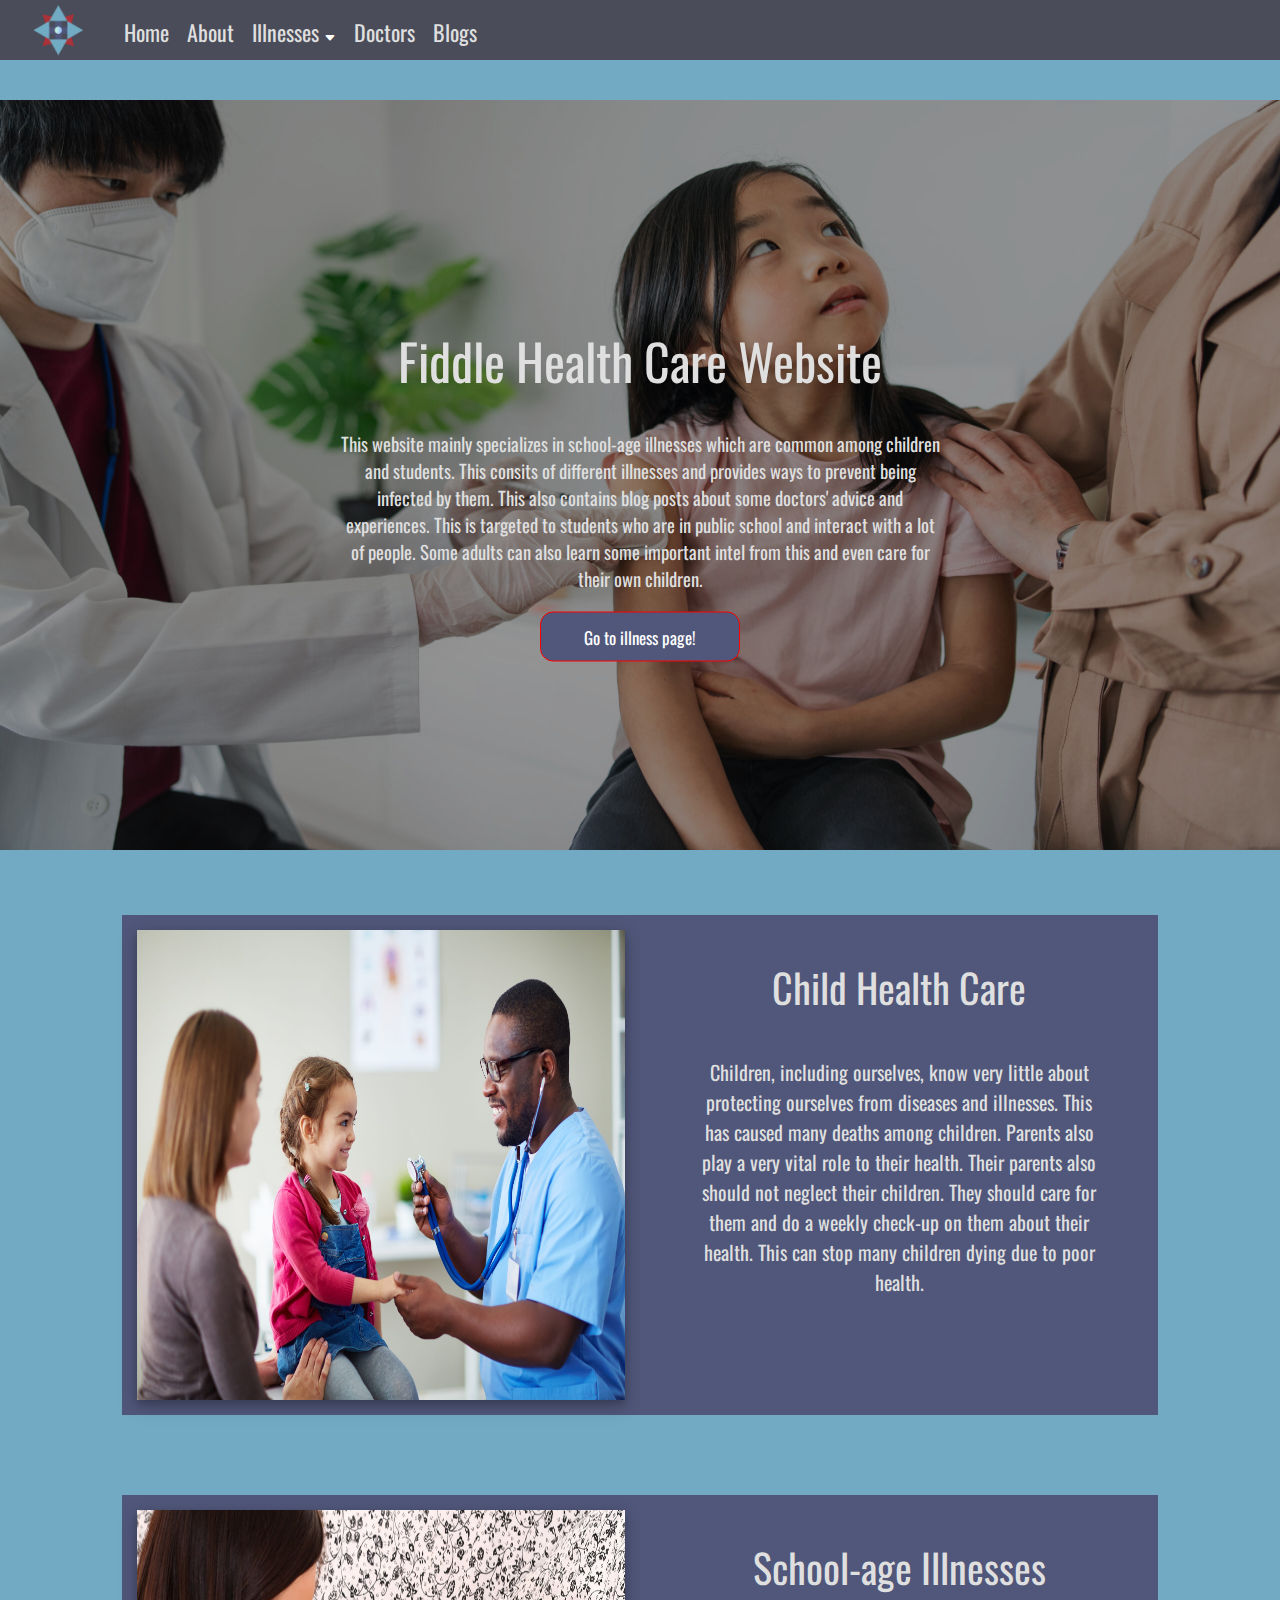
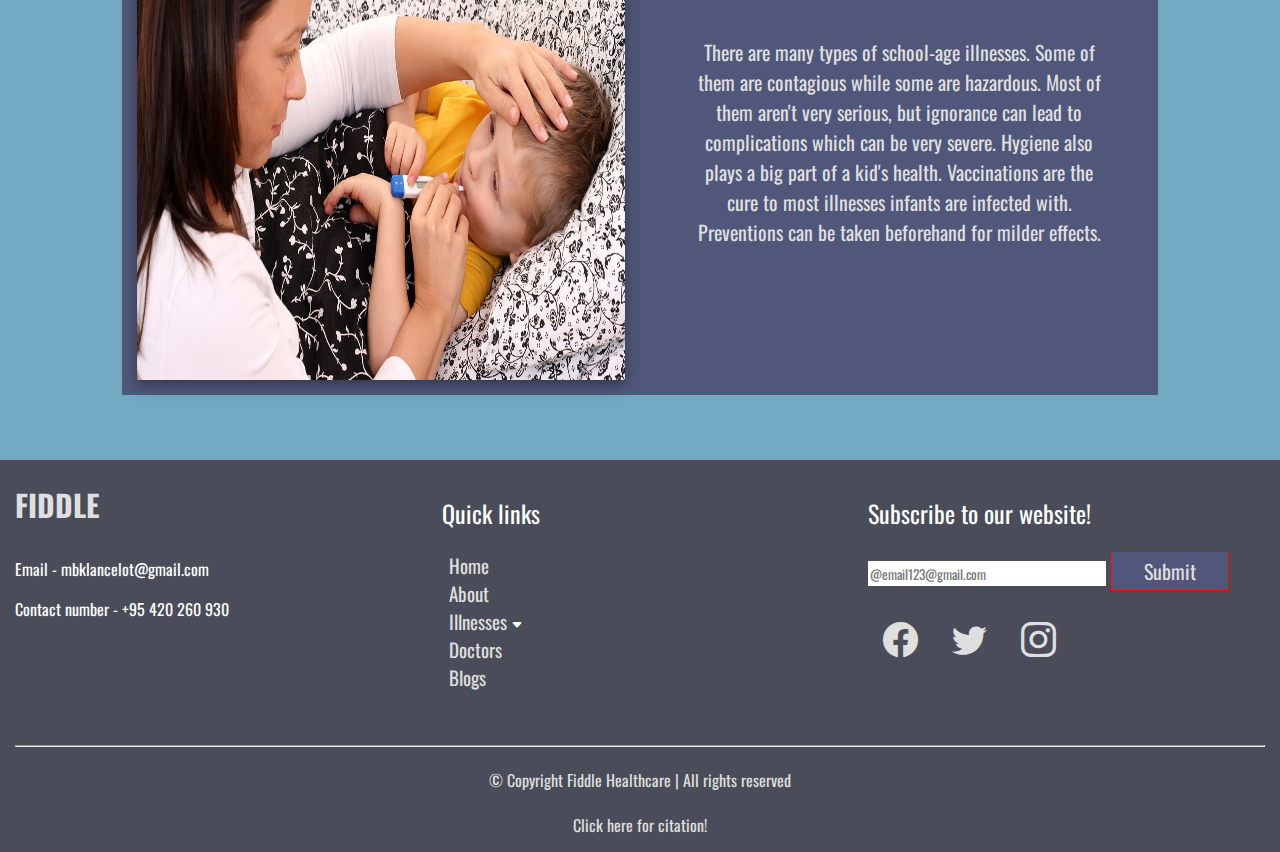
<file: index.html>
<!DOCTYPE html>
<html lang="en">
<head>
    <meta charset="UTF-8">
    <meta name="viewport" content="width=device-width, initial-scale=1.0">
    <title>Fiddle | Home</title>
    <!--Favicon-->
    <link rel="icon" type="image/x-icon" href="Image1/logo.png">
    <!--CSS links-->
    <link rel="stylesheet" href="nav.css">
    <link rel="stylesheet" href="footer.css">
    <link rel="stylesheet" href="home.css">
    <link rel="stylesheet" href="column.css">
    <!--Bootstrap icon link-->
    <link rel="stylesheet" href="https://cdn.jsdelivr.net/npm/bootstrap-icons@1.11.3/font/bootstrap-icons.min.css">
    <!--Font family-->
    <link rel="preconnect" href="https://fonts.googleapis.com">
    <link rel="preconnect" href="https://fonts.gstatic.com" crossorigin>
    <link href="https://fonts.googleapis.com/css2?family=Oswald:wght@200..700&display=swap" rel="stylesheet">
</head>
<body>
    <!--navbar start-->
    <nav>
        <input type="checkbox" id="check">
        <label for="check" class="checkbtn"><i class="bi bi-list"></i></label>
        <a href="index.html"><img src="Image1/logo.png" alt="logo" class="logo"></a>
        <ul>
            <li><a href="index.html">Home</a></li>
            <li><a href="about.html">About</a></li>
            <li class="dropdown"><a href="#">Illnesses <i class="bi bi-caret-down-fill"></i></a>
                <div class="dropdown-menu">
                    <a href="minor_illness.html">Minor Illness</a>
                    <a href="major_illness.html">Major Illness</a>
                </div>
            </li>
            <li><a href="doctors.html">Doctors</a></li>
            <li><a href="blogs.html">Blogs</a></li>
        </ul>
    </nav>
    <!--navbar end-->

    <section>
        <!--Welcome start-->
        <div class="wel-container">
            <div class="row" style="display:flex; justify-content:center;">
                <div class="col-12 welcome" style="padding: 0;">
                    <div class="container">
                        <div class="overlay"></div>
                    </div>
                    <div class="wel-info">
                        <h1>Fiddle Health Care Website</h1>
                        <h3>This website mainly specializes in school-age illnesses which are common among children and students. This consits of different illnesses and provides ways to prevent being infected by them. This also contains blog posts about some doctors' advice and experiences. This is targeted to students who are in public school and interact with a lot of people. Some adults can also learn some important intel from this and even care for their own children.</h3>
                        <button><a href="minor_illness.html">Go to illness page!</a></button>
                    </div>
                </div>
            </div>
        </div>
        <!--Welcome end-->
        <!--Healthcare infomation start-->
        <div class="container1">
            <div class="row" style="display:flex; justify-content:center; flex-wrap:wrap;">
                <div class="col-10">
                    <div class="row" style="display:flex; justify-content:center; flex-wrap:wrap;">
                        <div class="col-6 image">
                            <div class="container">
                                <img src="Image1/children-healthcare.jpg">
                            </div>
                        </div>
                        <div class="col-6 information">
                            <div class="container">
                                <h1>Child Health Care</h1>
                                <p>Children, including ourselves, know very little about protecting ourselves from diseases and illnesses. This has caused many deaths among children. Parents also play a very vital role to their health. Their parents also should not neglect their children. They should care for them and do a weekly check-up on them about their health. This can stop many children dying due to poor health.</p>
                            </div>
                        </div>
                    </div>
                </div>
            </div>
        </div>
        <!--Healthcare infomation end-->
        <!--Illness infomation start-->
        <div class="container2">
            <div class="row" style="display:flex; justify-content:center; flex-wrap:wrap;">
                <div class="col-10">
                    <div class="row" style="display:flex; justify-content:center; flex-wrap:wrap;">
                        <div class="col-6 image">
                            <div class="container">
                                <img src="Image1/schl-age-illness.jpg">
                            </div>
                        </div>
                        <div class="col-6 information">
                            <div class="container">
                                <h1>School-age Illnesses</h1>
                                <p>There are many types of school-age illnesses. Some of them are contagious while some are hazardous. Most of them aren't very serious, but ignorance can lead to complications which can be very severe. Hygiene also plays a big part of a kid's health. Vaccinations are the cure to most illnesses infants are infected with. Preventions can be taken beforehand for milder effects.</p>
                            </div>
                        </div>
                    </div>
                </div>
            </div>
        </div>
        <!--Illness infomation end-->
    </section>

    <!--footer start-->
    <footer>
        <div class="footer-container">  
            <div class="row" style="display:flex; justify-content:center; flex-wrap:wrap;">
                <div class="col-4">
                    <div class="email-container">
                        <a href="index.html" class="logo"><span>FIDDLE</span></a>
                        <p>Email - mbklancelot@gmail.com</p>
                        <p>Contact number - +95 420 260 930 </p>
                    </div>
                </div>
                <div class="col-4">
                    <div class="container">
                        <h2>Quick links</h2>
                        <ul>
                            <li><a href="index.html">Home</a></li>
                            <li><a href="about.html">About</a></li>
                            <li class="dropdown"><a href="#">Illnesses <i class="bi bi-caret-down-fill"></i></a>
                                <div class="dropdown-menu">
                                    <a href="minor_illness.html">Minor Illness</a>
                                    <a href="major_illness.html">Major Illness</a>
                                </div>
                            </li>
                            <li><a href="doctors.html">Doctors</a></li>
                            <li><a href="blogs.html">Blogs</a></li>
                        </ul>
                    </div>
                </div>
                <div class="col-4">
                    <div class="contact-container">
                        <h2>Subscribe to our website!</h2>
                        <input type="email" placeholder="@email123@gmail.com" name="email" id="email">
                        <input type="submit" value="Submit" id="submit">
                        <br>
                        <a href="#"><i class="bi bi-facebook"></i></a>
                        <a href="#"><i class="bi bi-twitter"></i></a>
                        <a href="#"><i class="bi bi-instagram"></i></a>
                    </div>
                </div>
            </div>
            
            <div class="row" style="display:flex; justify-content:center; flex-wrap:wrap;">
                <div class="col-12 copyright">
                    <hr>
                    <h4>© Copyright Fiddle Healthcare | All rights reserved</h4>
                    <a href="reference.html">Click here for citation!</a>
                </div>
            </div>
        </div>
    </footer>
    <!--footer end-->
</body>
</html>
</file>
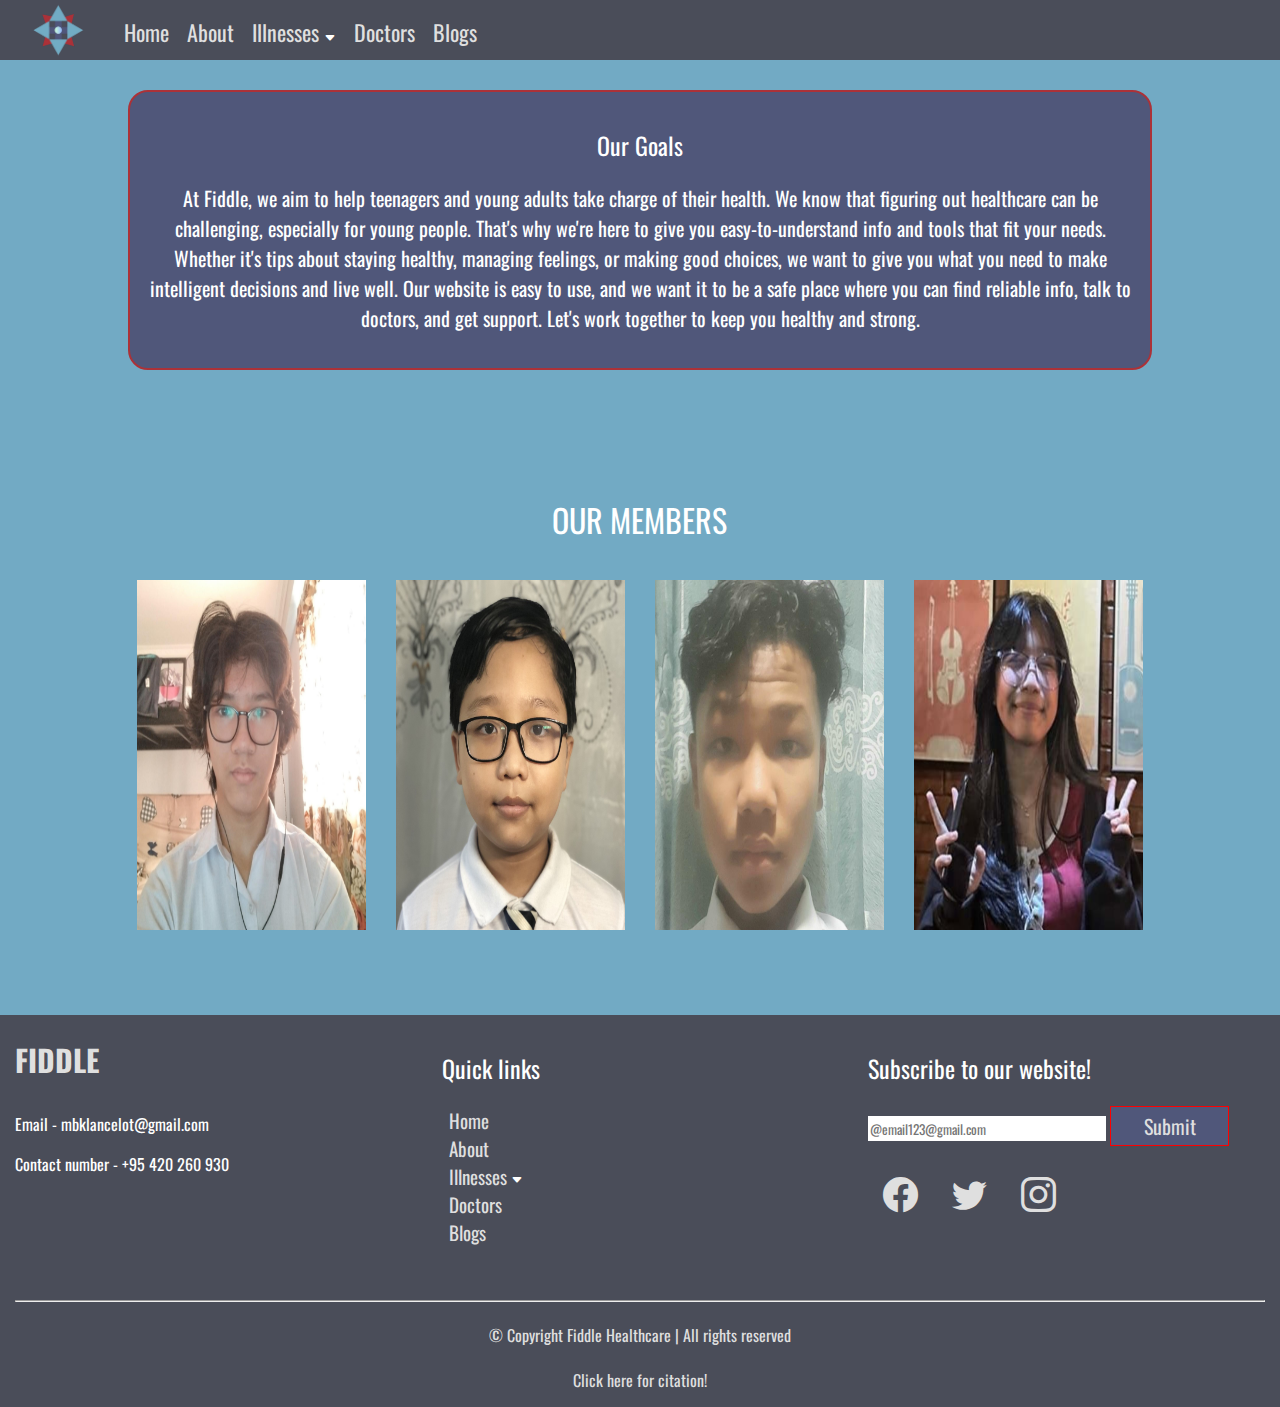
<file: about.html>
<!DOCTYPE html>
<html lang="en">
<head>
    <meta charset="UTF-8">
    <meta name="viewport" content="width=device-width, initial-scale=1.0">
    <title>Fiddle | About Us</title>
    <!--Favicon-->
    <link rel="icon" type="image/x-icon" href="Image1/logo.png">
    <!--CSS links-->
    <link rel="stylesheet" href="nav.css">
    <link rel="stylesheet" href="footer.css">
    <link rel="stylesheet" href="about.css">
    <link rel="stylesheet" href="column.css">
    <!--bootstrap icon link-->
    <link rel="stylesheet" href="https://cdn.jsdelivr.net/npm/bootstrap-icons@1.11.3/font/bootstrap-icons.min.css">
    <!--Font family-->
    <link rel="preconnect" href="https://fonts.googleapis.com">
    <link rel="preconnect" href="https://fonts.gstatic.com" crossorigin>
    <link href="https://fonts.googleapis.com/css2?family=Oswald:wght@200..700&display=swap" rel="stylesheet">
</head>

<body>
    <!--navbar start-->
    <nav>
        <input type="checkbox" id="check">
        <label for="check" class="checkbtn"><i class="bi bi-list"></i></label>
        <a href="index.html"><img src="Image1/logo.png" alt="logo" class="logo"></a>
        <ul>
            <li><a href="index.html">Home</a></li>
            <li><a href="about.html">About</a></li>
            <li class="dropdown"><a href="#">Illnesses <i class="bi bi-caret-down-fill"></i></a>
                <div class="dropdown-menu">
                    <a href="minor_illness.html">Minor Illness</a>
                    <a href="major_illness.html">Major Illness</a>
                </div>
            </li>
            <li><a href="doctors.html">Doctors</a></li>
            <li><a href="blogs.html">Blogs</a></li>
        </ul>
    </nav>
    <!--navbar end-->
    <!--About Us start-->
    <!--profile start-->
    <div class="card-container containert">
        <div class="row" style="display: flex; flex-wrap: wrap; justify-content: center;">
            <div class="col-12 col-s-12">
                <div class="container">
                    <h2>Our Goals</h2>
                    <p>At Fiddle, we aim to help teenagers and young adults take charge of their health. We know that
                        figuring
                        out healthcare can be challenging, especially for young people. That's why we're here to give
                        you
                        easy-to-understand info and tools that fit your needs. Whether it's tips about staying healthy,
                        managing
                        feelings, or making good choices, we want to give you what you need to make intelligent
                        decisions and
                        live well. Our website is easy to use, and we want it to be a safe place where you can find
                        reliable
                        info, talk to doctors, and get support. Let's work together to keep you healthy and strong.</p>
                </div>
            </div>
        </div>
    </div>
    <div class="profile-container">
        <div class="row box">
            <div class="col-10">
                <div class="row">
                    <h1 style="text-align: center;">OUR MEMBERS</h1>
                    <div class="col-3 col-s-6">
                        <div class="card-container">
                            <img src="Image1/MBK.jpg" alt="profile1" class="image">
                            <div class="info">
                                <div class="text">
                                    <h3>Myat Bhone Khant</h3>
                                    <p>Main Developer</p>
                                    <p>Researcher</p>
                                    <p>Layout Designer</p>
                                </div>
                            </div>
                        </div>
                    </div>
                    <div class="col-3 col-s-6">
                        <div class="card-container">
                            <img src="Image1/ZLH.jpg" alt="profile2" class="image">
                            <div class="info">
                                <div class="text">
                                    <h3>Zaw Lin Htet</h3>
                                    <p>Main Developer</p>
                                    <p>Researcher</p>
                                    <p>Contributer</p>
                                </div>
                            </div>
                        </div>
                    </div>
                    <div class="col-3 col-s-6">
                        <div class="card-container">
                            <img src="Image1/LYMM.jpg" alt="profile3" class="image">
                            <div class="info">
                                <div class="text">
                                    <h3>Linn Yaung Myint Mo</h3>
                                    <p>Developer</p>
                                    <p>Researcher</p>
                                </div>
                            </div>
                        </div>
                    </div>
                    <div class="col-3 col-s-6">
                        <div class="card-container">
                            <img src="Image1/MSHT.jpg" alt="profile4" class="image">
                            <div class="info">
                                <div class="text">
                                    <h3>Myat Shwe Hmone Thet</h3>
                                    <p>Developer</p>
                                    <p>Researcher</p>
                                    <p>Designer</p>
                                </div>
                            </div>
                        </div>
                    </div>
                </div>
            </div>
        </div>
    </div>
    <!--profile end-->
    <!--About Us end-->
    <!--footer start-->
    <footer>
        <div class="footer-container">  
            <div class="row" style="display:flex; justify-content:center; flex-wrap:wrap;">
                <div class="col-4">
                    <div class="email-container">
                        <a href="index.html" class="logo"><span>FIDDLE</span></a>
                        <p>Email - mbklancelot@gmail.com</p>
                        <p>Contact number - +95 420 260 930 </p>
                    </div>
                </div>
                <div class="col-4">
                    <div class="container">
                        <h2>Quick links</h2>
                        <ul>
                            <li><a href="index.html">Home</a></li>
                            <li><a href="about.html">About</a></li>
                            <li class="dropdown"><a href="#">Illnesses <i class="bi bi-caret-down-fill"></i></a>
                                <div class="dropdown-menu">
                                    <a href="minor_illness.html">Minor Illness</a>
                                    <a href="major_illness.html">Major Illness</a>
                                </div>
                            </li>
                            <li><a href="doctors.html">Doctors</a></li>
                            <li><a href="blogs.html">Blogs</a></li>
                        </ul>
                    </div>
                </div>
                <div class="col-4">
                    <div class="contact-container">
                        <h2>Subscribe to our website!</h2>
                        <input type="email" placeholder="@email123@gmail.com" name="email" id="email">
                        <input type="submit" value="Submit" id="submit">
                        <br>
                        <a href="#"><i class="bi bi-facebook"></i></a>
                        <a href="#"><i class="bi bi-twitter"></i></a>
                        <a href="#"><i class="bi bi-instagram"></i></a>
                    </div>
                </div>
            </div>
            
            <div class="row" style="display:flex; justify-content:center; flex-wrap:wrap;">
                <div class="col-12 copyright">
                    <hr>
                    <h4>© Copyright Fiddle Healthcare | All rights reserved</h4>
                    <a href="reference.html">Click here for citation!</a>
                </div>
            </div>
        </div>
    </footer>
    <!--footer end-->
</body>

</html>
</file>
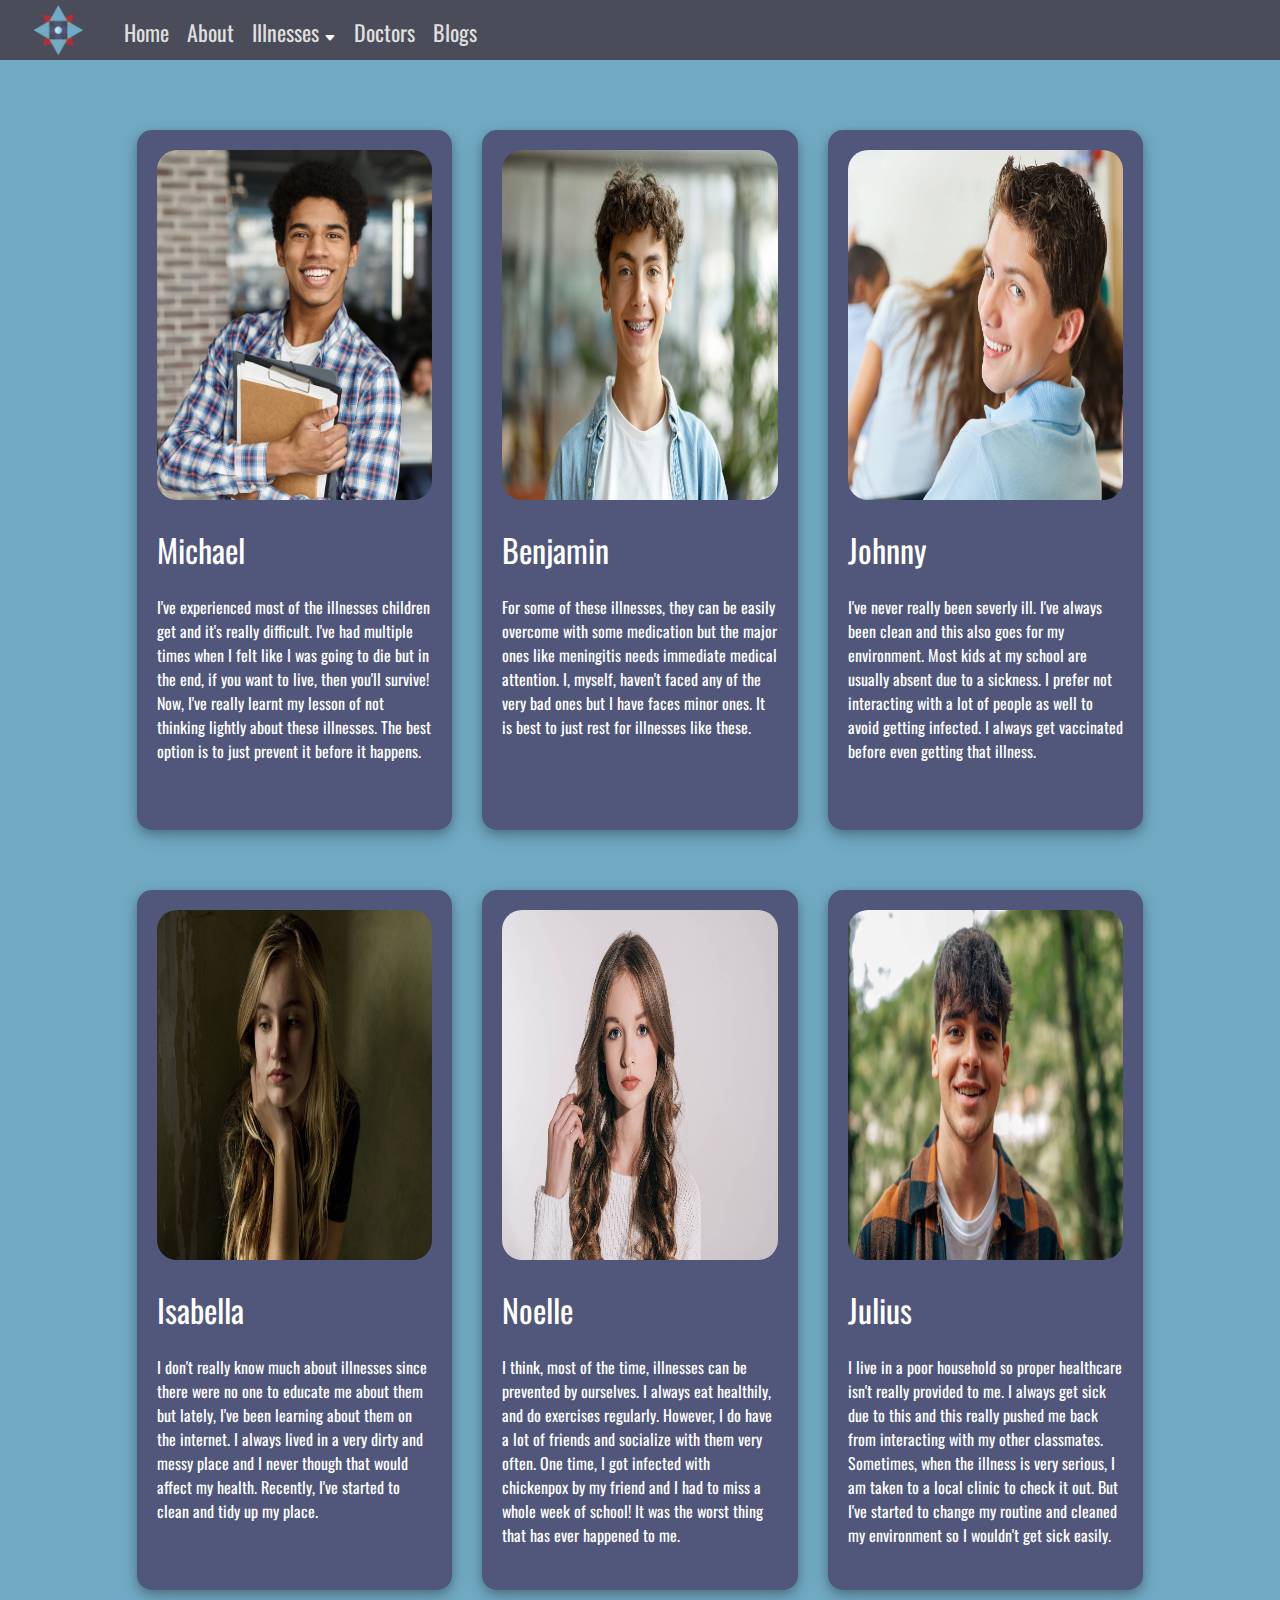
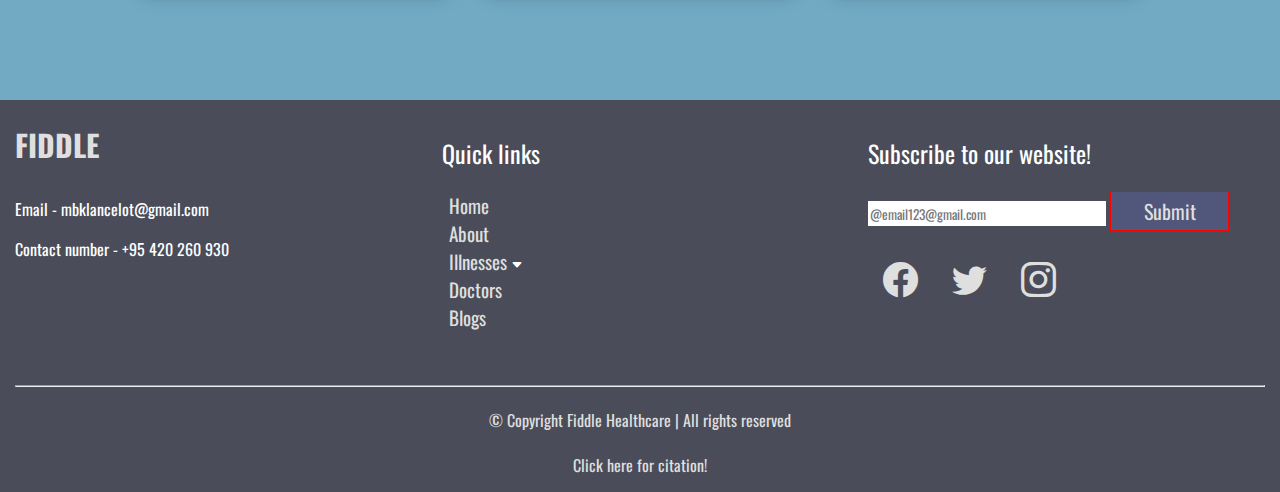
<file: blogs.html>
<!DOCTYPE html>
<html lang="en">
<head>
    <meta charset="UTF-8">
    <meta name="viewport" content="width=device-width, initial-scale=1.0">
    <title>Fiddle | Blogs</title>
    <!--Favicon-->
    <link rel="icon" type="image/x-icon" href="Image1/logo.png">
    <!--CSS links-->
    <link rel="stylesheet" href="nav.css">
    <link rel="stylesheet" href="footer.css">
    <link rel="stylesheet" href="blogs.css">
    <link rel="stylesheet" href="column.css"> 
    <!--bootstrap icon link-->
    <link rel="stylesheet" href="https://cdn.jsdelivr.net/npm/bootstrap-icons@1.11.3/font/bootstrap-icons.min.css">
    <!--Font family-->
    <link rel="preconnect" href="https://fonts.googleapis.com">
    <link rel="preconnect" href="https://fonts.gstatic.com" crossorigin>
    <link href="https://fonts.googleapis.com/css2?family=Oswald:wght@200..700&display=swap" rel="stylesheet">
</head>
</head>
 
<body>
    <!--navbar start-->
    <nav>
        <input type="checkbox" id="check">
        <label for="check" class="checkbtn"><i class="bi bi-list"></i></label>
        <a href="index.html"><img src="Image1/logo.png" alt="logo" class="logo"></a>
        <ul>
            <li><a href="index.html">Home</a></li>
            <li><a href="about.html">About</a></li>
            <li class="dropdown"><a href="#">Illnesses <i class="bi bi-caret-down-fill"></i></a>
                <div class="dropdown-menu">
                    <a href="minor_illness.html">Minor Illness</a>
                    <a href="major_illness.html">Major Illness</a>
                </div>
            </li>
            <li><a href="doctors.html">Doctors</a></li>
            <li><a href="blogs.html">Blogs</a></li>
        </ul>
    </nav>
    <!--navbar end-->

    <!--Blog Start-->
    <div class="card-container">
        <div class="row" style="display:flex; justify-content:center; flex-wrap:wrap;">
            <div class="col-10 col-s-12">
                <div class="row" style="display:flex; justify-content:center; flex-wrap:wrap;">
                    <div class="col-4 col-s-4">
                        <div class="container">
                            <img src="Image1/michael.jpg" alt="person1" class="image">
                            <h1>Michael</h1>
                            <p>I've experienced most of the illnesses children get and it's really difficult. I've had multiple times when I felt like I was going to die but in the end, if you want to live, then you'll survive! Now, I've really learnt my lesson of not thinking lightly about these illnesses. The best option is to just prevent it before it happens.</p>
                        </div>
                    </div>
                    <div class="col-4 col-s-4">
                        <div class="container">
                            <img src="Image1/benjamin.webp" alt="person1" class="image">
                            <h1>Benjamin</h1>
                            <p>For some of these illnesses, they can be easily overcome with some medication but the major ones like meningitis needs immediate medical attention. I, myself, haven't faced any of the very bad ones but I have faces minor ones. It is best to just rest for illnesses like these.</p>
                        </div>
                    </div>
                    <div class="col-4 col-s-4">
                        <div class="container">
                            <img src="Image1/johnny.jpg" alt="person1" class="image">
                            <h1>Johnny</h1>
                            <p>I've never really been severly ill. I've always been clean and this also goes for my environment. Most kids at my school are usually absent due to a sickness. I prefer not interacting with a lot of people as well to avoid getting infected. I always get vaccinated before even getting that illness.</p>
                        </div>
                    </div>
                </div>
                <div class="row" style="display:flex; justify-content:center; flex-wrap:wrap;">
                    <div class="col-4 col-s-4">
                        <div class="container">
                            <img src="Image1/isabella.jpg" alt="person1" class="image">
                            <h1>Isabella</h1>
                            <p>I don't really know much about illnesses since there were no one to educate me about them but lately, I've been learning about them on the internet. I always lived in a very dirty and messy place and I never though that would affect my health. Recently, I've started to clean and tidy up my place.</p>
                        </div>
                    </div>
                    <div class="col-4 col-s-4">
                        <div class="container">
                            <img src="Image1/noelle.jpg" alt="person1" class="image">
                            <h1>Noelle</h1>
                            <p>I think, most of the time, illnesses can be prevented by ourselves. I always eat healthily, and do exercises regularly. However, I do have a lot of friends and socialize with them very often. One time, I got infected with chickenpox by my friend and I had to miss a whole week of school! It was the worst thing that has ever happened to me.</p>
                        </div>
                    </div>
                    <div class="col-4 col-s-4">
                        <div class="container">
                            <img src="Image1/julius.jpg" alt="person1" class="image">
                            <h1>Julius</h1>
                            <p>I live in a poor household so proper healthcare isn't really provided to me. I always get sick due to this and this really pushed me back from interacting with my other classmates. Sometimes, when the illness is very serious, I am taken to a local clinic to check it out. But I've started to change my routine and cleaned my environment so I wouldn't get sick easily.</p>
                        </div>
                    </div>
                </div>
            </div>
        </div>
    </div>
    <!--Blog End-->

    <!--footer start-->
    <footer>
        <div class="footer-container">  
            <div class="row" style="display:flex; justify-content:center; flex-wrap:wrap;">
                <div class="col-4">
                    <div class="email-container">
                        <a href="index.html" class="logo"><span>FIDDLE</span></a>
                        <p>Email - mbklancelot@gmail.com</p>
                        <p>Contact number - +95 420 260 930 </p>
                    </div>
                </div>
                <div class="col-4">
                    <div class="container">
                        <h2>Quick links</h2>
                        <ul>
                            <li><a href="index.html">Home</a></li>
                            <li><a href="about.html">About</a></li>
                            <li class="dropdown"><a href="#">Illnesses <i class="bi bi-caret-down-fill"></i></a>
                                <div class="dropdown-menu">
                                    <a href="minor_illness.html">Minor Illness</a>
                                    <a href="major_illness.html">Major Illness</a>
                                </div>
                            </li>
                            <li><a href="doctors.html">Doctors</a></li>
                            <li><a href="blogs.html">Blogs</a></li>
                        </ul>
                    </div>
                </div>
                <div class="col-4">
                    <div class="contact-container">
                        <h2>Subscribe to our website!</h2>
                        <input type="email" placeholder="@email123@gmail.com" name="email" id="email">
                        <input type="submit" value="Submit" id="submit">
                        <br>
                        <a href="#"><i class="bi bi-facebook"></i></a>
                        <a href="#"><i class="bi bi-twitter"></i></a>
                        <a href="#"><i class="bi bi-instagram"></i></a>
                    </div>
                </div>
            </div>
            
            <div class="row" style="display:flex; justify-content:center; flex-wrap:wrap;">
                <div class="col-12 copyright">
                    <hr>
                    <h4>© Copyright Fiddle Healthcare | All rights reserved</h4>
                    <a href="reference.html">Click here for citation!</a>
                </div>
            </div>
        </div>
    </footer>
    <!--footer end-->
</body>
 
</html>
</file>
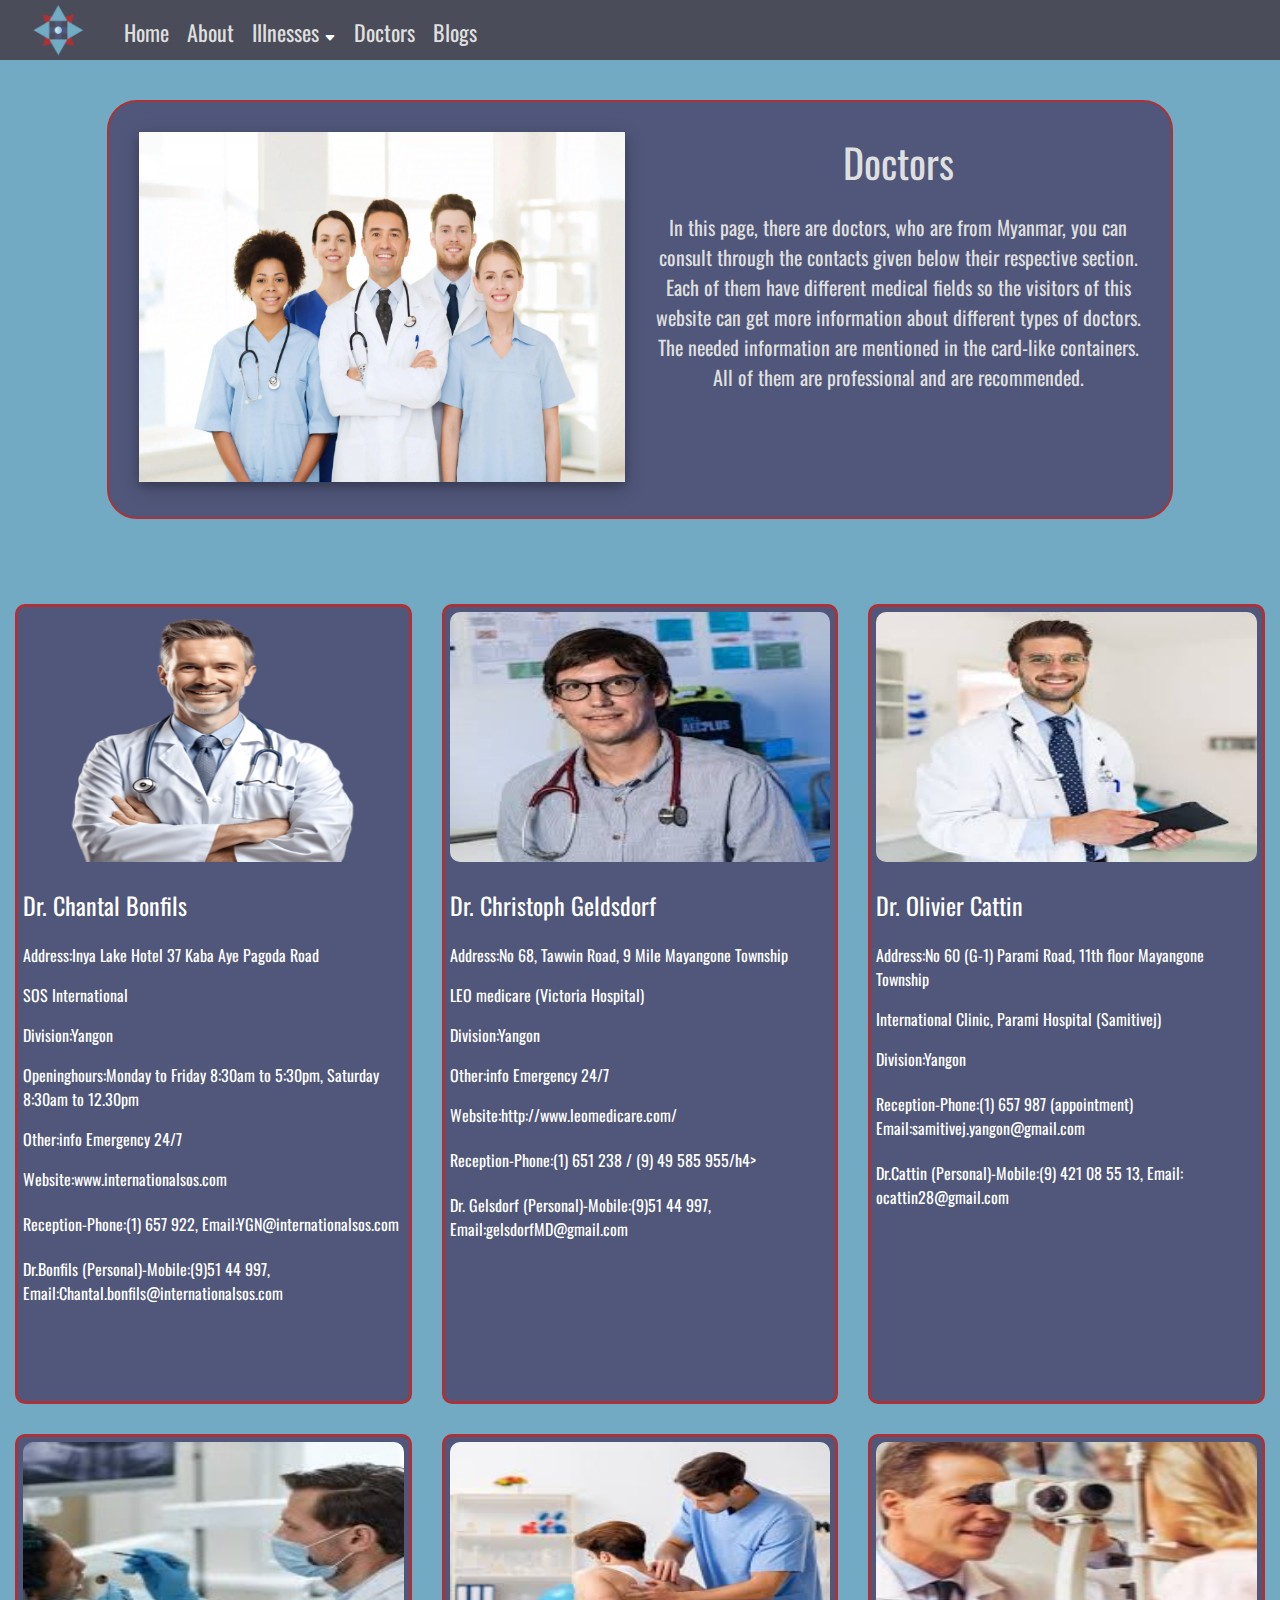
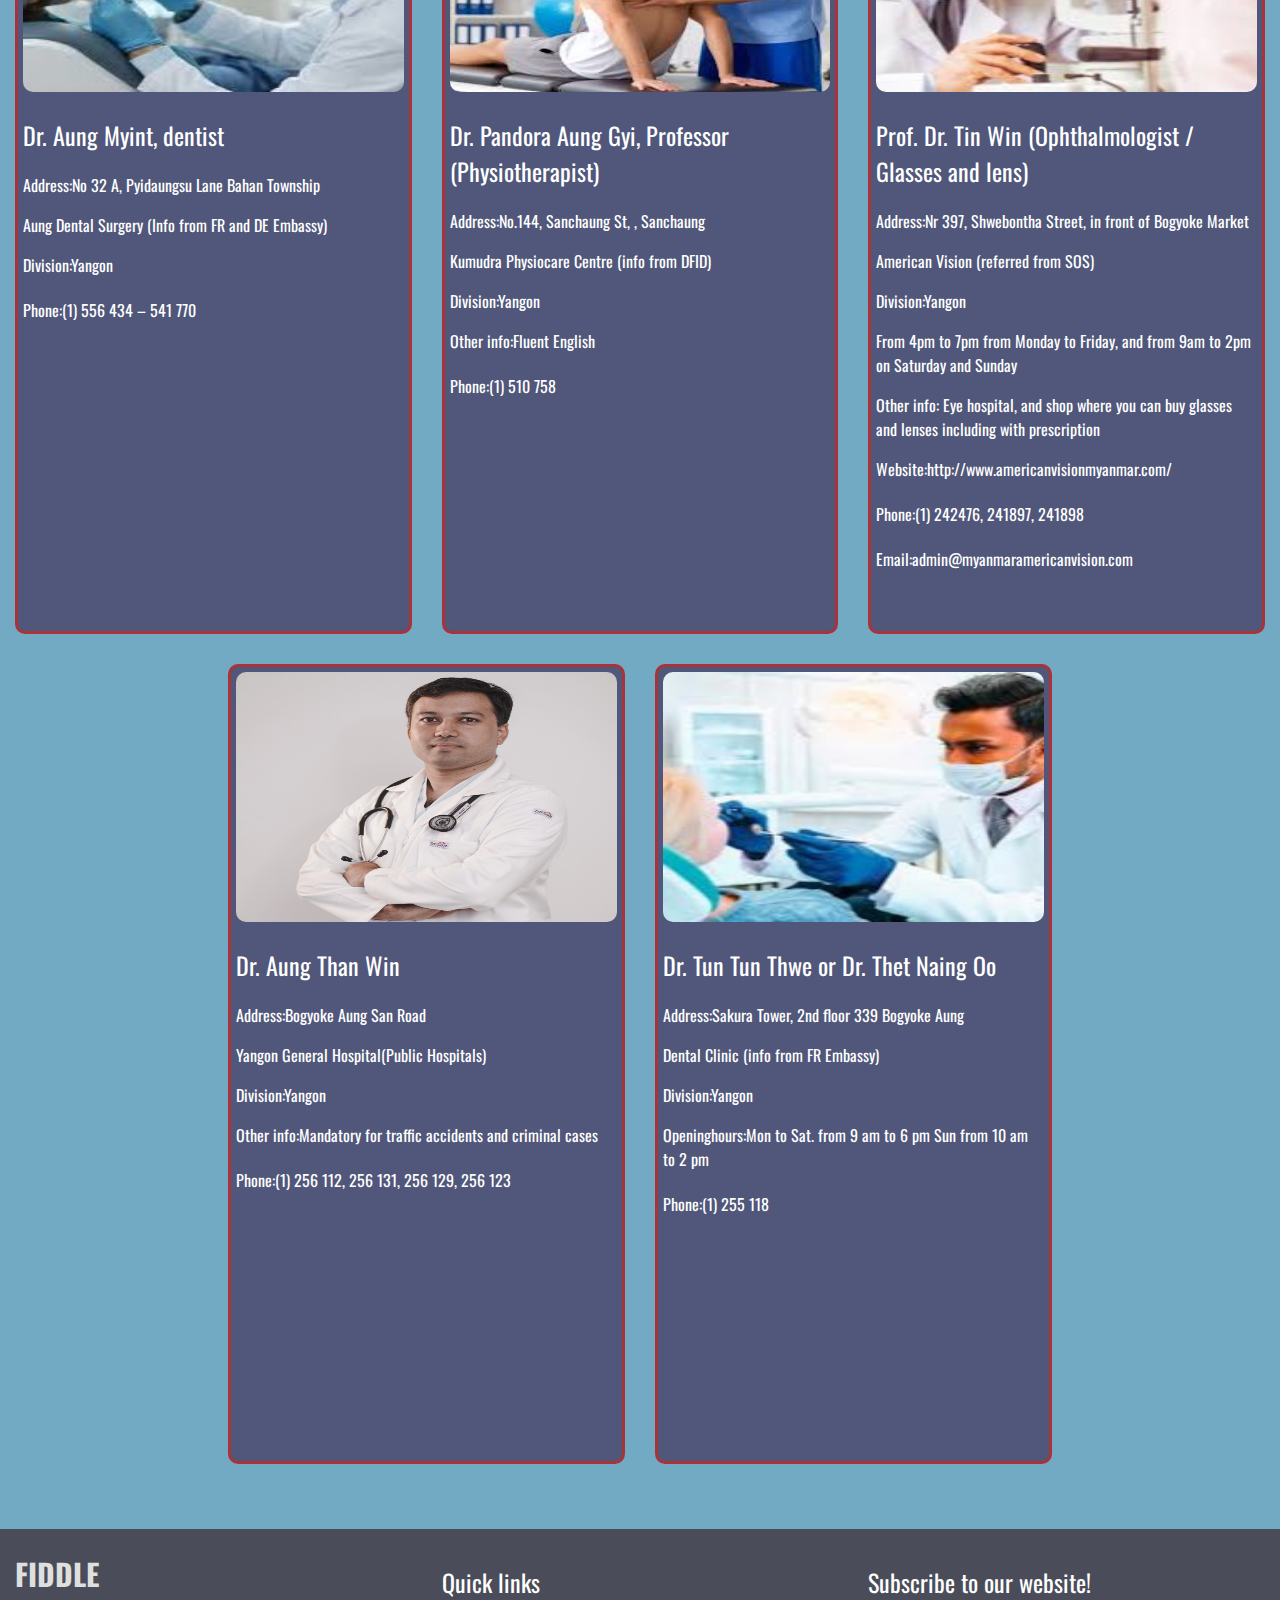
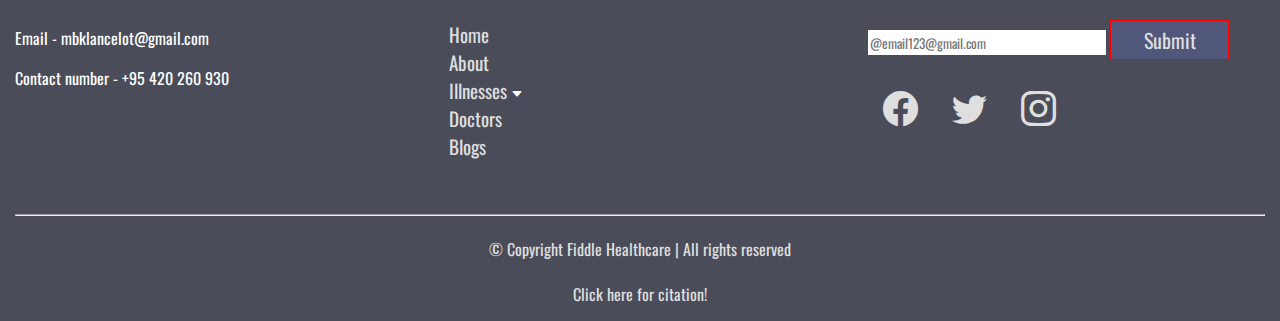
<file: doctors.html>
<!DOCTYPE html>
<html lang="en">
<head>
    <meta charset="UTF-8">
    <meta name="viewport" content="width=device-width, initial-scale=1.0">
    <title>Fiddle | Doctors</title>
    <!--Favicon-->
    <link rel="icon" type="image/x-icon" href="Image1/logo.png">
    <!--CSS links-->
    <link rel="stylesheet" href="nav.css">
    <link rel="stylesheet" href="footer.css">
    <link rel="stylesheet" href="doctors.css">
    <link rel="stylesheet" href="column.css">
    <!--bootstrap icon link-->
    <link rel="stylesheet" href="https://cdn.jsdelivr.net/npm/bootstrap-icons@1.11.3/font/bootstrap-icons.min.css">
    <!--font family-->
    <link rel="preconnect" href="https://fonts.googleapis.com">
    <link rel="preconnect" href="https://fonts.gstatic.com" crossorigin>
    <link href="https://fonts.googleapis.com/css2?family=Oswald:wght@200..700&display=swap" rel="stylesheet">
</head>

<body>
    <!--navbar start-->
    <nav>
        <input type="checkbox" id="check">
        <label for="check" class="checkbtn"><i class="bi bi-list"></i></label>
        <a href="index.html"><img src="Image1/logo.png" alt="logo" class="logo"></a>
        <ul>
            <li><a href="index.html">Home</a></li>
            <li><a href="about.html">About</a></li>
            <li class="dropdown"><a href="#">Illnesses <i class="bi bi-caret-down-fill"></i></a>
                <div class="dropdown-menu">
                    <a href="minor_illness.html">Minor Illness</a>
                    <a href="major_illness.html">Major Illness</a>
                </div>
            </li>
            <li><a href="doctors.html">Doctors</a></li>
            <li><a href="blogs.html">Blogs</a></li>
        </ul>
    </nav>
    <!--navbar end-->
    <!--Doctor infomation start-->
    <div class="container1">
        <div class="row" style="display:flex; justify-content:center; flex-wrap:wrap;">
            <div class="col-10 col-s-12 intro">
                <div class="row" style="display:flex; justify-content:center; flex-wrap:wrap;">
                    <div class="col-6 col-s-6">
                        <div class="container">
                            <img src="Image1/doctors.png">
                        </div>
                    </div>
                    <div class="col-6 col-s-6 information">
                        <div class="container">
                            <h1>Doctors</h1>
                            <p>In this page, there are doctors, who are from Myanmar, you can consult through the contacts given below their respective section. Each of them have different medical fields so the visitors of this website can get more information about different types of doctors. The needed information are mentioned in the card-like containers. All of them are professional and are recommended.</p>
                        </div>
                    </div>
                </div>
            </div> 
        </div>
    </div>
    <!--Doctor infomation end-->
    <div class="card-container">
        <div class="row" style="display:flex; justify-content:center; flex-wrap:wrap;">
            <div class="col-4 col-s-6">
                <div class="doctors">
                    <img src="Image1/bf.png" alt="" class="image" width="360" height="360">
                    <h2>Dr. Chantal Bonfils</h2>
                    <p>Address:Inya Lake Hotel 37 Kaba Aye Pagoda Road</p>
                    <p>SOS International</p>
                    <p>Division:Yangon</p>
                    <p>Openinghours:Monday to Friday 8:30am to 5:30pm, Saturday 8:30am to 12.30pm</p>
                    <p>Other:info Emergency 24/7</p>
                    <p>Website:www.internationalsos.com</p>
                    <h4>Reception-Phone:(1) 657 922, Email:YGN@internationalsos.com</h4>
                    <h4>Dr.Bonfils (Personal)-Mobile:(9)51 44 997, Email:Chantal.bonfils@internationalsos.com</h4>
                </div>
            </div>
            <div class="col-4 col-s-6">
                <div class="doctors">
                    <img src="Image1/cg.jpg" alt="" class="image" width="221" height="228">
                    <h2>Dr. Christoph Geldsdorf</h2>
                    <p>Address:No 68, Tawwin Road, 9 Mile Mayangone Township</p>
                    <p>LEO medicare (Victoria Hospital)</p>
                    <p>Division:Yangon</p>
                    <p>Other:info Emergency 24/7</p>
                    <p>Website:http://www.leomedicare.com/</p>
                    <h4>Reception-Phone:(1) 651 238 / (9) 49 585 955/h4>
                        <h4>Dr. Gelsdorf (Personal)-Mobile:(9)51 44 997, Email:gelsdorfMD@gmail.com</h4>
                </div>
            </div>
            <div class="col-4 col-s-6">
                <div class="doctors">
                    <img src="Image1/oc.jpg" alt="" class="image" width="225" height="225">
                    <h2>Dr. Olivier Cattin</h2>
                    <p>Address:No 60 (G-1) Parami Road, 11th floor Mayangone Township</p>
                    <p>International Clinic, Parami Hospital (Samitivej)</p>
                    <p>Division:Yangon</p>
                    <h4>Reception-Phone:(1) 657 987 (appointment) Email:samitivej.yangon@gmail.com</h4>
                    <h4>Dr.Cattin (Personal)-Mobile:(9) 421 08 55 13, Email: ocattin28@gmail.com</h4>
                </div>
            </div>
            <div class="col-4 col-s-6">
                <div class="doctors">
                    <img src="Image1/am.jpg" alt="" class="image" width="275" height="183">
                    <h2>Dr. Aung Myint, dentist</h2>
                    <p>Address:No 32 A, Pyidaungsu Lane Bahan Township</p>
                    <p>Aung Dental Surgery (Info from FR and DE Embassy)</p>
                    <p>Division:Yangon</p>
                    <h4>Phone:(1) 556 434 – 541 770</h4>
                </div>
            </div>
            <div class="col-4 col-s-6">
                <div class="doctors">
                    <img src="Image1/pys.jpg" alt="" class="image">
                    <h2>Dr. Pandora Aung Gyi, Professor (Physiotherapist)</h2>
                    <p>Address:No.144, Sanchaung St, , Sanchaung</p>
                    <p>Kumudra Physiocare Centre (info from DFID)</p>
                    <p>Division:Yangon</p>
                    <p>Other info:Fluent English</p>
                    <h4>Phone:(1) 510 758</h4>
                </div>
            </div>
            <div class="col-4 col-s-6">
                <div class="doctors">
                    <img src="Image1/gls.jpg" alt="" class="image">
                    <h2>Prof. Dr. Tin Win (Ophthalmologist / Glasses and lens)</h2>
                    <p>Address:Nr 397, Shwebontha Street, in front of Bogyoke Market</p>
                    <p>American Vision (referred from SOS)</p>
                    <p>Division:Yangon</p>
                    <p>From 4pm to 7pm from Monday to Friday, and from 9am to 2pm on Saturday and Sunday</p>
                    <p>Other info: Eye hospital, and shop where you can buy glasses and lenses including with prescription
                    </p>
                    <p>Website:http://www.americanvisionmyanmar.com/</p>
                    <h4>Phone:(1) 242476, 241897, 241898</h4>
                    <h4>Email:admin@myanmaramericanvision.com</h4>
                </div>
            </div>
            <div class="col-4 col-s-6">
                <div class="doctors">
                    <img src="Image1/pub.jpg" alt="" class="image">
                    <h2>Dr. Aung Than Win</h2>
                    <p>Address:Bogyoke Aung San Road</p>
                    <p>Yangon General Hospital(Public Hospitals)</p>
                    <p>Division:Yangon</p>
                    <p>Other info:Mandatory for traffic accidents and criminal cases</p>
                    <h4>Phone:(1) 256 112, 256 131, 256 129, 256 123</h4>
                </div>
            </div>
            <div class="col-4 col-s-6">
                <div class="doctors">
                    <img src="Image1/d.jpg" alt="" class="image">
                    <h2>Dr. Tun Tun Thwe or Dr. Thet Naing Oo</h2>
                    <p>Address:Sakura Tower, 2nd floor 339 Bogyoke Aung</p>
                    <p>Dental Clinic (info from FR Embassy)</p>
                    <p>Division:Yangon</p>
                    <p>Openinghours:Mon to Sat. from 9 am to 6 pm Sun from 10 am to 2 pm</p>
                    <h4>Phone:(1) 255 118</h4>
                </div>
            </div>
        </div>
    </div>

    <!--footer start-->
    <footer>
        <div class="footer-container">  
            <div class="row" style="display:flex; justify-content:center; flex-wrap:wrap;">
                <div class="col-4">
                    <div class="email-container">
                        <a href="index.html" class="logo"><span>FIDDLE</span></a>
                        <p>Email - mbklancelot@gmail.com</p>
                        <p>Contact number - +95 420 260 930 </p>
                    </div>
                </div>
                <div class="col-4">
                    <div class="container">
                        <h2>Quick links</h2>
                        <ul>
                            <li><a href="index.html">Home</a></li>
                            <li><a href="about.html">About</a></li>
                            <li class="dropdown"><a href="#">Illnesses <i class="bi bi-caret-down-fill"></i></a>
                                <div class="dropdown-menu">
                                    <a href="minor_illness.html">Minor Illness</a>
                                    <a href="major_illness.html">Major Illness</a>
                                </div>
                            </li>
                            <li><a href="doctors.html">Doctors</a></li>
                            <li><a href="blogs.html">Blogs</a></li>
                        </ul>
                    </div>
                </div>
                <div class="col-4">
                    <div class="contact-container">
                        <h2>Subscribe to our website!</h2>
                        <input type="email" placeholder="@email123@gmail.com" name="email" id="email">
                        <input type="submit" value="Submit" id="submit">
                        <br>
                        <a href="#"><i class="bi bi-facebook"></i></a>
                        <a href="#"><i class="bi bi-twitter"></i></a>
                        <a href="#"><i class="bi bi-instagram"></i></a>
                    </div>
                </div>
            </div>
            
            <div class="row" style="display:flex; justify-content:center; flex-wrap:wrap;">
                <div class="col-12 copyright">
                    <hr>
                    <h4>© Copyright Fiddle Healthcare | All rights reserved</h4>
                    <a href="reference.html">Click here for citation!</a>
                </div>
            </div>
        </div>
    </footer>
    <!--footer end-->
</body>

</html>
</file>
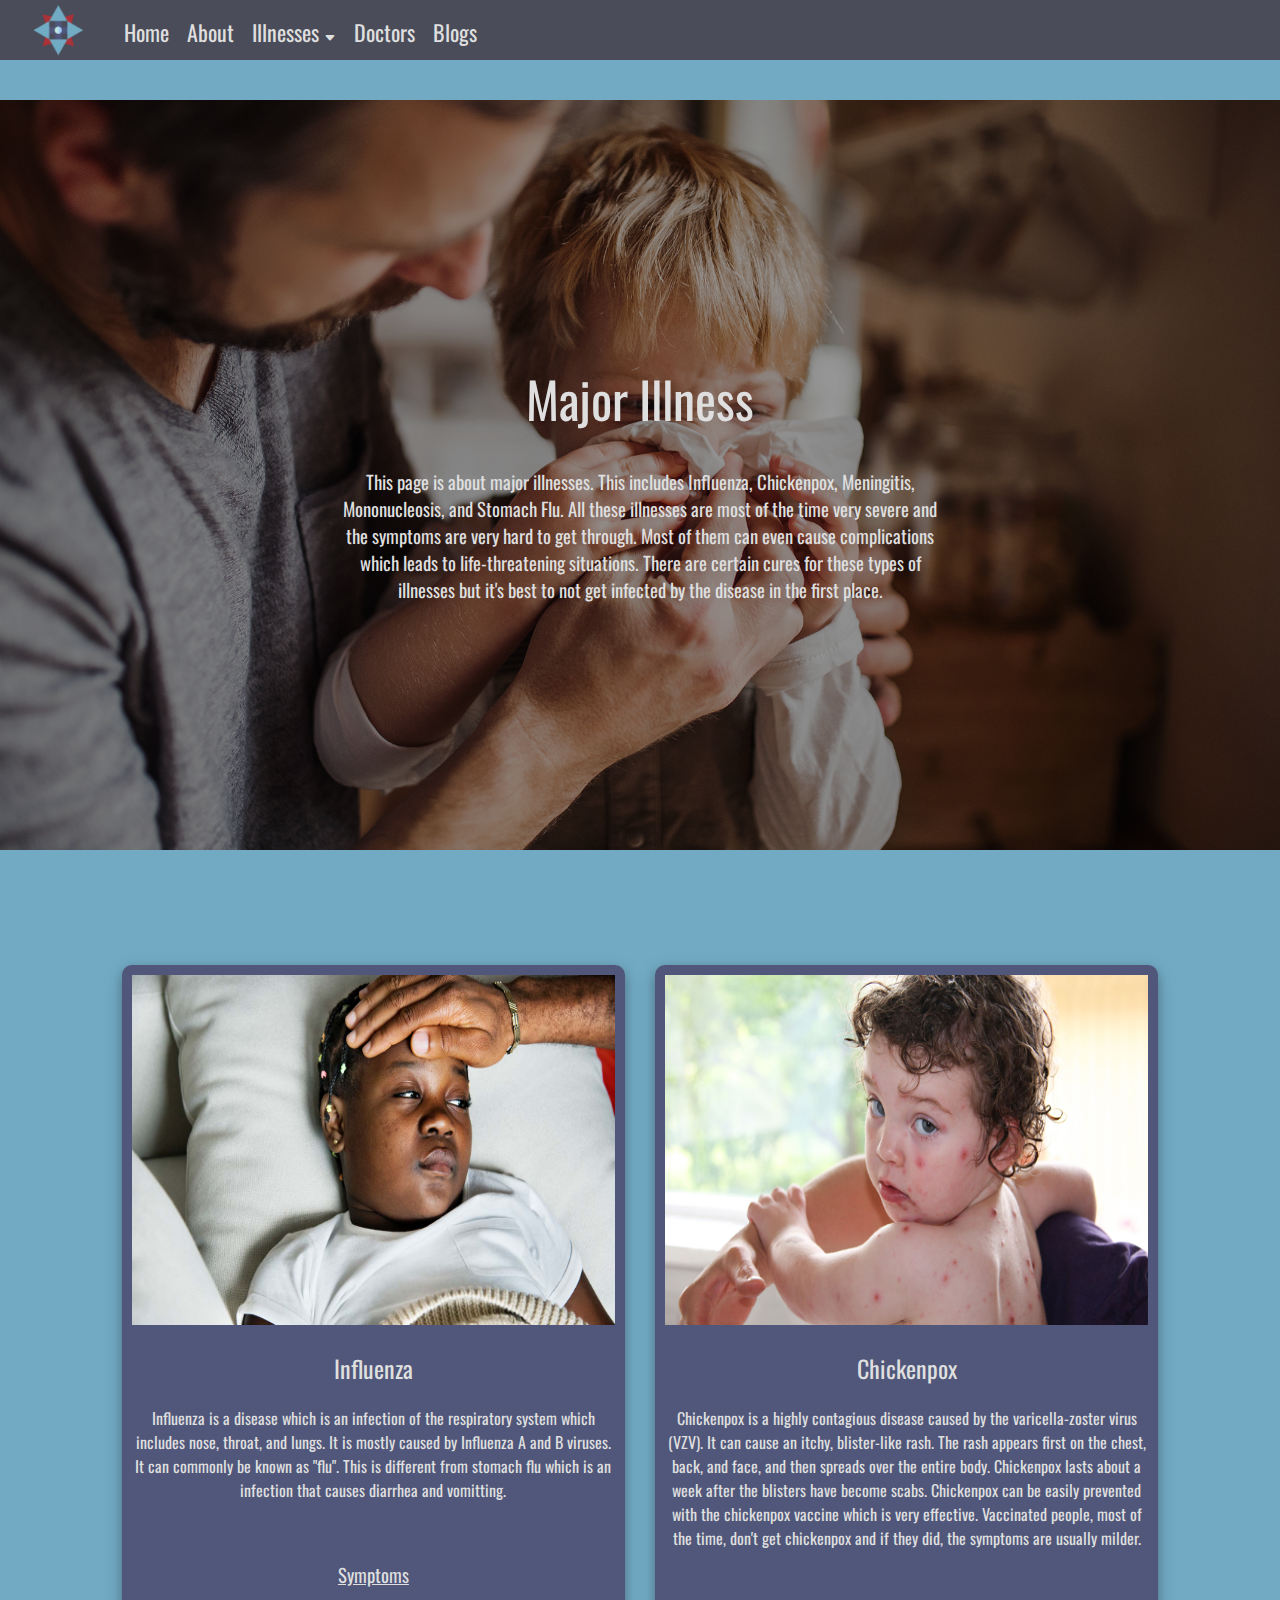
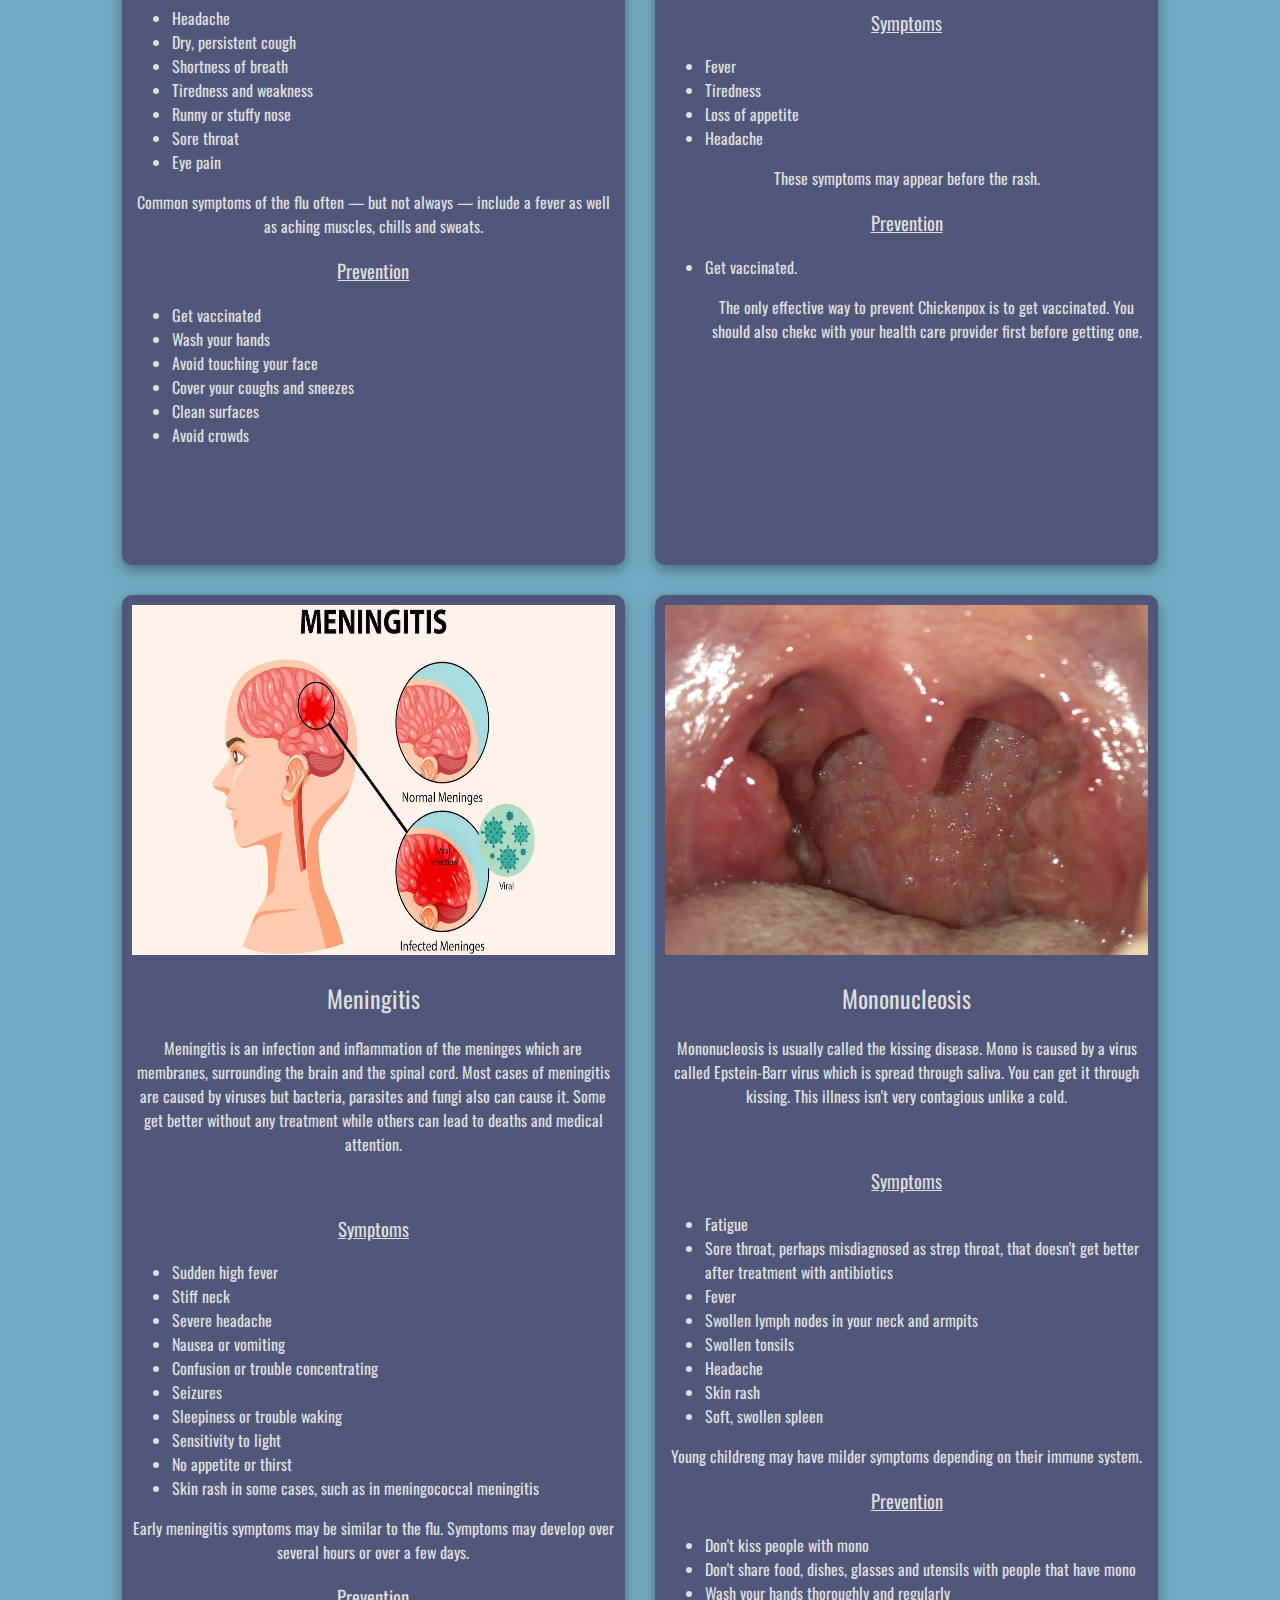
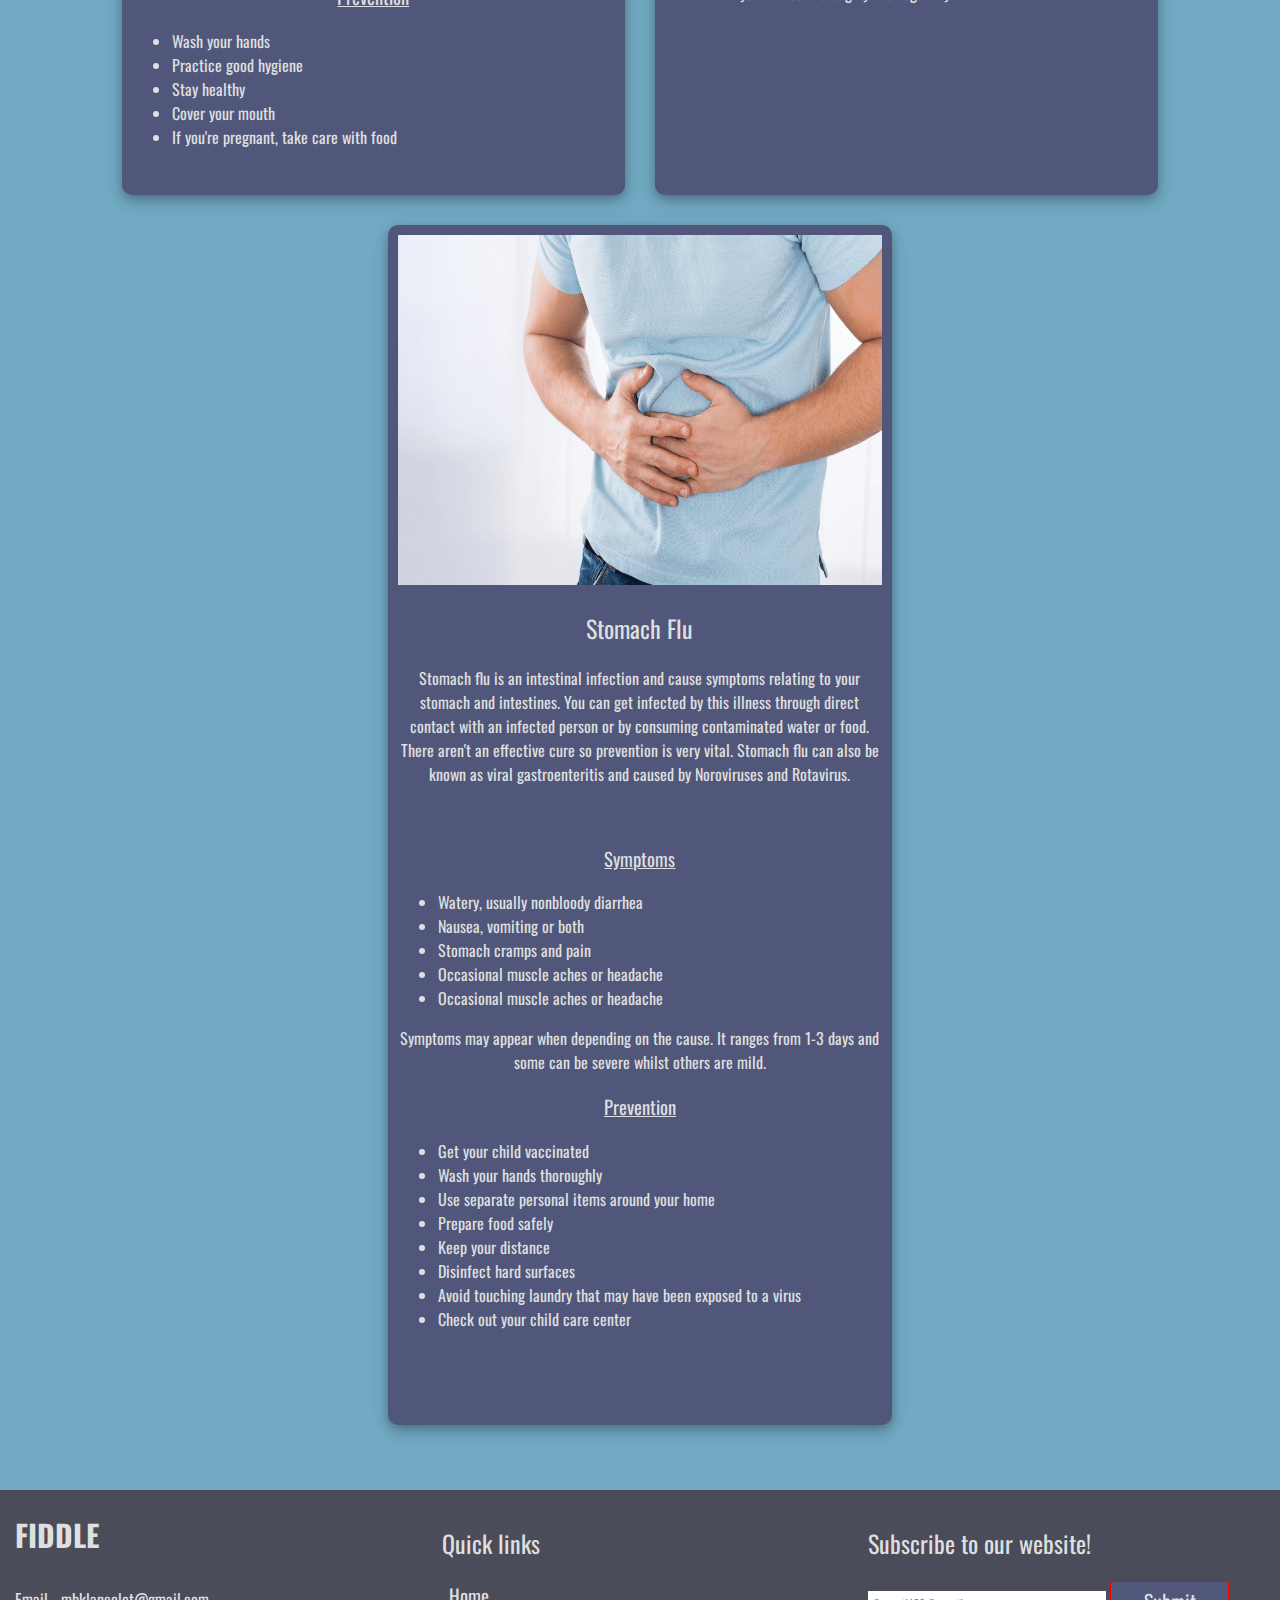
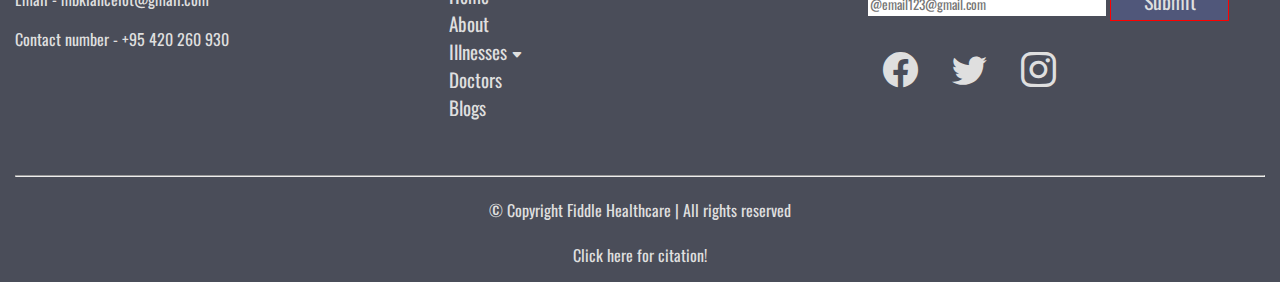
<file: major_illness.html>
<!DOCTYPE html>
<html lang="en">
<head>
    <meta charset="UTF-8">
    <meta name="viewport" content="width=device-width, initial-scale=1.0">
    <title>Fiddle | Major Illness</title>
    <!--Favicon-->
    <link rel="icon" type="image/x-icon" href="Image1/logo.png">
    <!--CSS links-->
    <link rel="stylesheet" href="nav.css">
    <link rel="stylesheet" href="footer.css">
    <link rel="stylesheet" href="illness.css">
    <link rel="stylesheet" href="column.css">
    <!--Bootstrap icon link-->
    <link rel="stylesheet" href="https://cdn.jsdelivr.net/npm/bootstrap-icons@1.11.3/font/bootstrap-icons.min.css">
    <!--Font family-->
    <link rel="preconnect" href="https://fonts.googleapis.com">
    <link rel="preconnect" href="https://fonts.gstatic.com" crossorigin>
    <link href="https://fonts.googleapis.com/css2?family=Oswald:wght@200..700&display=swap" rel="stylesheet">
</head>
<body>
    <!--navbar start-->
    <nav>
        <input type="checkbox" id="check">
        <label for="check" class="checkbtn"><i class="bi bi-list"></i></label>
        <a href="index.html"><img src="Image1/logo.png" alt="logo" class="logo"></a>
        <ul>
            <li><a href="index.html">Home</a></li>
            <li><a href="about.html">About</a></li>
            <li class="dropdown"><a href="#">Illnesses <i class="bi bi-caret-down-fill"></i></a>
                <div class="dropdown-menu">
                    <a href="minor_illness.html">Minor Illness</a>
                    <a href="major_illness.html">Major Illness</a>
                </div>
            </li>
            <li><a href="doctors.html">Doctors</a></li>
            <li><a href="blogs.html">Blogs</a></li>
        </ul>
    </nav>
    <!--navbar end-->
    <!--major illness start-->
    <section>
        
        <div class="illness-container">
            <div class="row" style="display:flex; justify-content:center;">
                <div class="col-12 illness2" style="padding: 0;">
                    <div class="container">
                        <div class="overlay"></div>
                    </div>
                    <div class="ill-info">
                        <h1>Major Illness</h1>
                        <h3>This page is about major illnesses. This includes Influenza, Chickenpox, Meningitis, Mononucleosis, and Stomach Flu. All these illnesses are most of the time very severe and the symptoms are very hard to get through. Most of them can even cause complications which leads to life-threatening situations. There are certain cures for these types of illnesses but it's best to not get infected by the disease in the first place.</h3>
                    </div>
                </div>
            </div>
        </div>

        <div class="card-container">
            <div class="row" style="display:flex; justify-content:center; flex-wrap:wrap;">
                <div class="col-5 col-s-6">
                    <div class="container"> 
                        <img src="Image1/influenza.jpg" alt="influenza" class="i-image">
                        <h2>Influenza</h2>
                        <p class="i-text">Influenza is a disease which is an infection of the respiratory system which includes nose, throat, and lungs. It is mostly caused by Influenza A and B viruses. It can commonly be known as "flu". This is different from stomach flu which is an infection that causes diarrhea and vomitting.</p>
                        <br>
                        <h3>Symptoms</h3>
                        <ul>
                            <li>Headache</li>
                            <li>Dry, persistent cough</li>
                            <li>Shortness of breath</li>
                            <li>Tiredness and weakness</li>
                            <li>Runny or stuffy nose</li>
                            <li>Sore throat</li>
                            <li>Eye pain</li>
                        </ul>
                        <p>Common symptoms of the flu often — but not always — include a fever as well as aching muscles, chills and sweats.</p>
                        <h3>Prevention</h3>
                        <ul>
                            <li>Get vaccinated</li>
                            <li>Wash your hands</li>
                            <li>Avoid touching your face</li>
                            <li>Cover your coughs and sneezes</li>
                            <li>Clean surfaces</li>
                            <li>Avoid crowds</li>
                        </ul>
                    </div>
                </div>

                <div class="col-5 col-s-6">
                    <div class="container"> 
                        <img src="Image1/chickenpox.jpg" alt="chickenpox" class="i-image">
                        <h2>Chickenpox</h2>
                        <p class="i-text">Chickenpox is a highly contagious disease caused by the varicella-zoster virus (VZV). It can cause an itchy, blister-like rash. The rash appears first on the chest, back, and face, and then spreads over the entire body. Chickenpox lasts about a week after the blisters have become scabs. Chickenpox can be easily prevented with the chickenpox vaccine which is very effective. Vaccinated people, most of the time, don't get chickenpox and if they did, the symptoms are usually milder.</p>
                        <br>
                        <h3>Symptoms</h3>
                        <ul>
                            <li>Fever </li>
                            <li>Tiredness</li>
                            <li>Loss of appetite</li>
                            <li>Headache</li>
                        </ul>
                        <p>These symptoms may appear before the rash.</p>
                        <h3>Prevention</h3>
                        <ul>
                            <li>Get vaccinated.</li>
                            <p>The only effective way to prevent Chickenpox is to get vaccinated. You should also chekc with your health care provider first before getting one.</p>
                        </ul>
                    </div>
                </div>
            </div>
            
            <div class="row" style="display:flex; justify-content:center; flex-wrap:wrap;">
                <div class="col-5 col-s-6">
                    <div class="container"> 
                        <img src="Image1/meningitis.jpg" alt="meningitis" class="i-image">
                        <h2>Meningitis</h2>
                        <p class="i-text">Meningitis is an infection and inflammation of the meninges which are membranes, surrounding the brain and the spinal cord. Most cases of meningitis are caused by viruses but bacteria, parasites and fungi also can cause it. Some get better without any treatment while others can lead to deaths and medical attention.</p>
                        <br>
                        <h3>Symptoms</h3>
                        <ul>
                            <li>Sudden high fever</li>
                            <li>Stiff neck</li>
                            <li>Severe headache</li>
                            <li>Nausea or vomiting</li>
                            <li>Confusion or trouble concentrating</li>
                            <li>Seizures</li>
                            <li>Sleepiness or trouble waking</li>
                            <li>Sensitivity to light</li>
                            <li>No appetite or thirst</li>
                            <li>Skin rash in some cases, such as in meningococcal meningitis</li>
                        </ul>
                        <p>Early meningitis symptoms may be similar to the flu. Symptoms may develop over several hours or over a few days.</p>
                        <h3>Prevention</h3>
                        <ul>
                            <li>Wash your hands</li>
                            <li>Practice good hygiene</li>
                            <li>Stay healthy</li>
                            <li>Cover your mouth</li>
                            <li>If you're pregnant, take care with food</li>
                        </ul>
                    </div>
                </div>
                
                <div class="col-5 col-s-6">
                    <div class="container"> 
                        <img src="Image1/mono.jpeg" alt="mononucleosis" class="i-image">
                        <h2>Mononucleosis</h2>
                        <p class="i-text">Mononucleosis is usually called the kissing disease. Mono is caused by a virus called Epstein-Barr virus which is spread through saliva. You can get it through kissing. This illness isn't very contagious unlike a cold.</p>
                        <br>
                        <h3>Symptoms</h3>
                        <ul>
                            <li>Fatigue</li>
                            <li>Sore throat, perhaps misdiagnosed as strep throat, that doesn't get better after treatment with antibiotics</li>
                            <li>Fever</li>
                            <li>Swollen lymph nodes in your neck and armpits</li>
                            <li>Swollen tonsils</li>
                            <li>Headache</li>
                            <li>Skin rash</li>
                            <li>Soft, swollen spleen</li>
                        </ul>
                        <p>Young childreng may have milder symptoms depending on their immune system.</p>
                        <h3>Prevention</h3>
                        <ul>
                            <li>Don't kiss people with mono</li>
                            <li>Don't share food, dishes, glasses and utensils with people that have mono</li>
                            <li>Wash your hands thoroughly and regularly</li>
                        </ul>
                    </div>
                </div>

                <div class="row" style="display:flex; justify-content:center; flex-wrap:wrap;">
                    <div class="col-5 col-s-6">
                        <div class="container"> 
                            <img src="Image1/stomachflu.png" alt="stomach-flu" class="i-image">
                            <h2>Stomach Flu</h2>
                            <p class="i-text">Stomach flu is an intestinal infection and cause symptoms relating to your stomach and intestines. You can get infected by this illness through direct contact with an infected person or by consuming contaminated water or food. There aren't an effective cure so prevention is very vital. Stomach flu can also be known as viral gastroenteritis and caused by Noroviruses and Rotavirus.</p>
                            <br>
                            <h3>Symptoms</h3>
                            <ul>
                                <li>Watery, usually nonbloody diarrhea</li>
                                <li>Nausea, vomiting or both</li>
                                <li>Stomach cramps and pain</li>
                                <li>Occasional muscle aches or headache</li>
                                <li>Occasional muscle aches or headache</li>
                            </ul>
                            <p>Symptoms may appear when depending on the cause. It ranges from 1-3 days and some can be severe whilst others are mild. </p>
                            <h3>Prevention</h3>
                            <ul>
                                <li>Get your child vaccinated</li>
                                <li>Wash your hands thoroughly</li>
                                <li>Use separate personal items around your home</li>
                                <li>Prepare food safely</li>
                                <li>Keep your distance</li>
                                <li>Disinfect hard surfaces</li>
                                <li>Avoid touching laundry that may have been exposed to a virus</li>
                                <li>Check out your child care center</li>
                            </ul>
                        </div>
                    </div>
                </div>
            </div>
        </div>
    </section>
    <!--major illness end-->

    <!--footer start-->
    <footer>
        <div class="footer-container">  
            <div class="row" style="display:flex; justify-content:center; flex-wrap:wrap;">
                <div class="col-4">
                    <div class="email-container">
                        <a href="index.html" class="logo"><span>FIDDLE</span></a>
                        <p>Email - mbklancelot@gmail.com</p>
                        <p>Contact number - +95 420 260 930 </p>
                    </div>
                </div>
                <div class="col-4">
                    <div class="container">
                        <h2>Quick links</h2>
                        <ul>
                            <li><a href="index.html">Home</a></li>
                            <li><a href="about.html">About</a></li>
                            <li class="dropdown"><a href="#">Illnesses <i class="bi bi-caret-down-fill"></i></a>
                                <div class="dropdown-menu">
                                    <a href="minor_illness.html">Minor Illness</a>
                                    <a href="major_illness.html">Major Illness</a>
                                </div>
                            </li>
                            <li><a href="doctors.html">Doctors</a></li>
                            <li><a href="blogs.html">Blogs</a></li>
                        </ul>
                    </div>
                </div>
                <div class="col-4">
                    <div class="contact-container">
                        <h2>Subscribe to our website!</h2>
                        <input type="email" placeholder="@email123@gmail.com" name="email" id="email">
                        <input type="submit" value="Submit" id="submit">
                        <br>
                        <a href="#"><i class="bi bi-facebook"></i></a>
                        <a href="#"><i class="bi bi-twitter"></i></a>
                        <a href="#"><i class="bi bi-instagram"></i></a>
                    </div>
                </div>
            </div>
            
            <div class="row" style="display:flex; justify-content:center; flex-wrap:wrap;">
                <div class="col-12 copyright">
                    <hr>
                    <h4>© Copyright Fiddle Healthcare | All rights reserved</h4>
                    <a href="reference.html">Click here for citation!</a>
                </div>
            </div>
        </div>
    </footer>
    <!--footer end-->
    
</body>
</html>
</file>
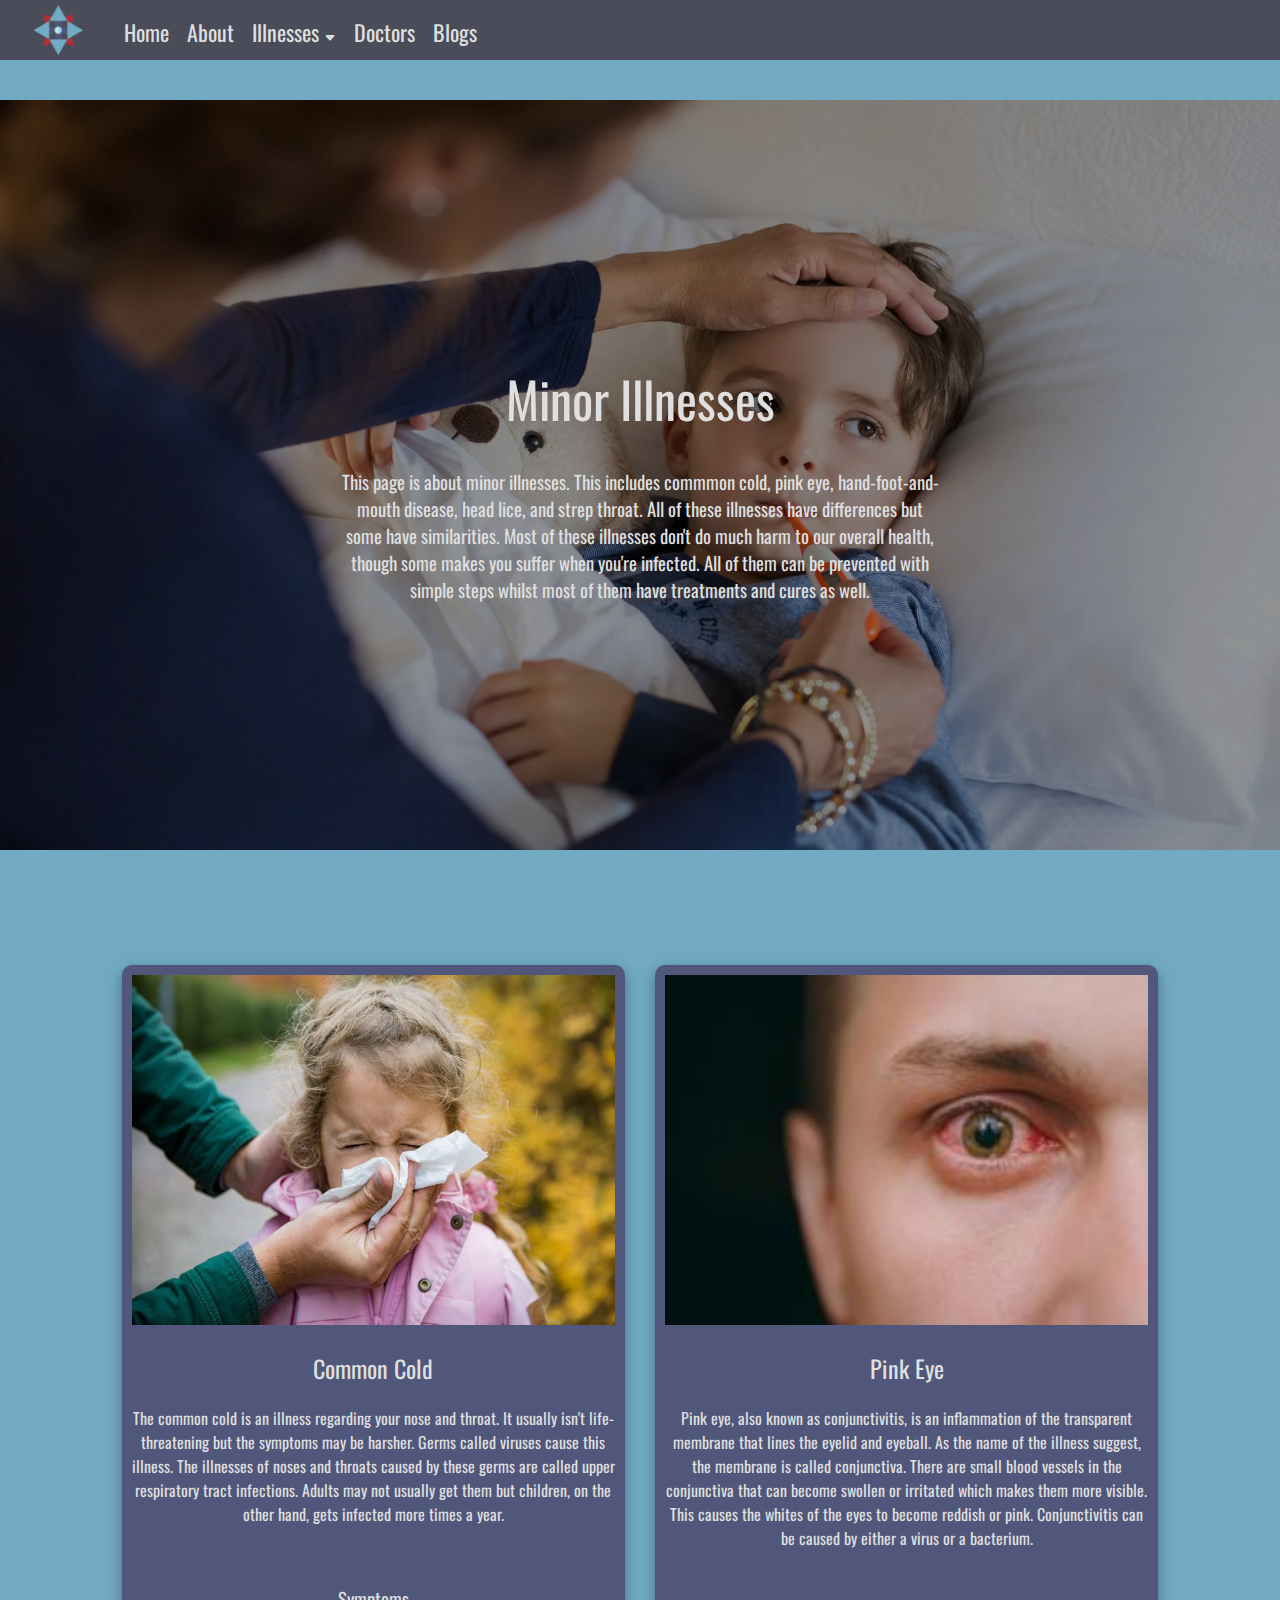
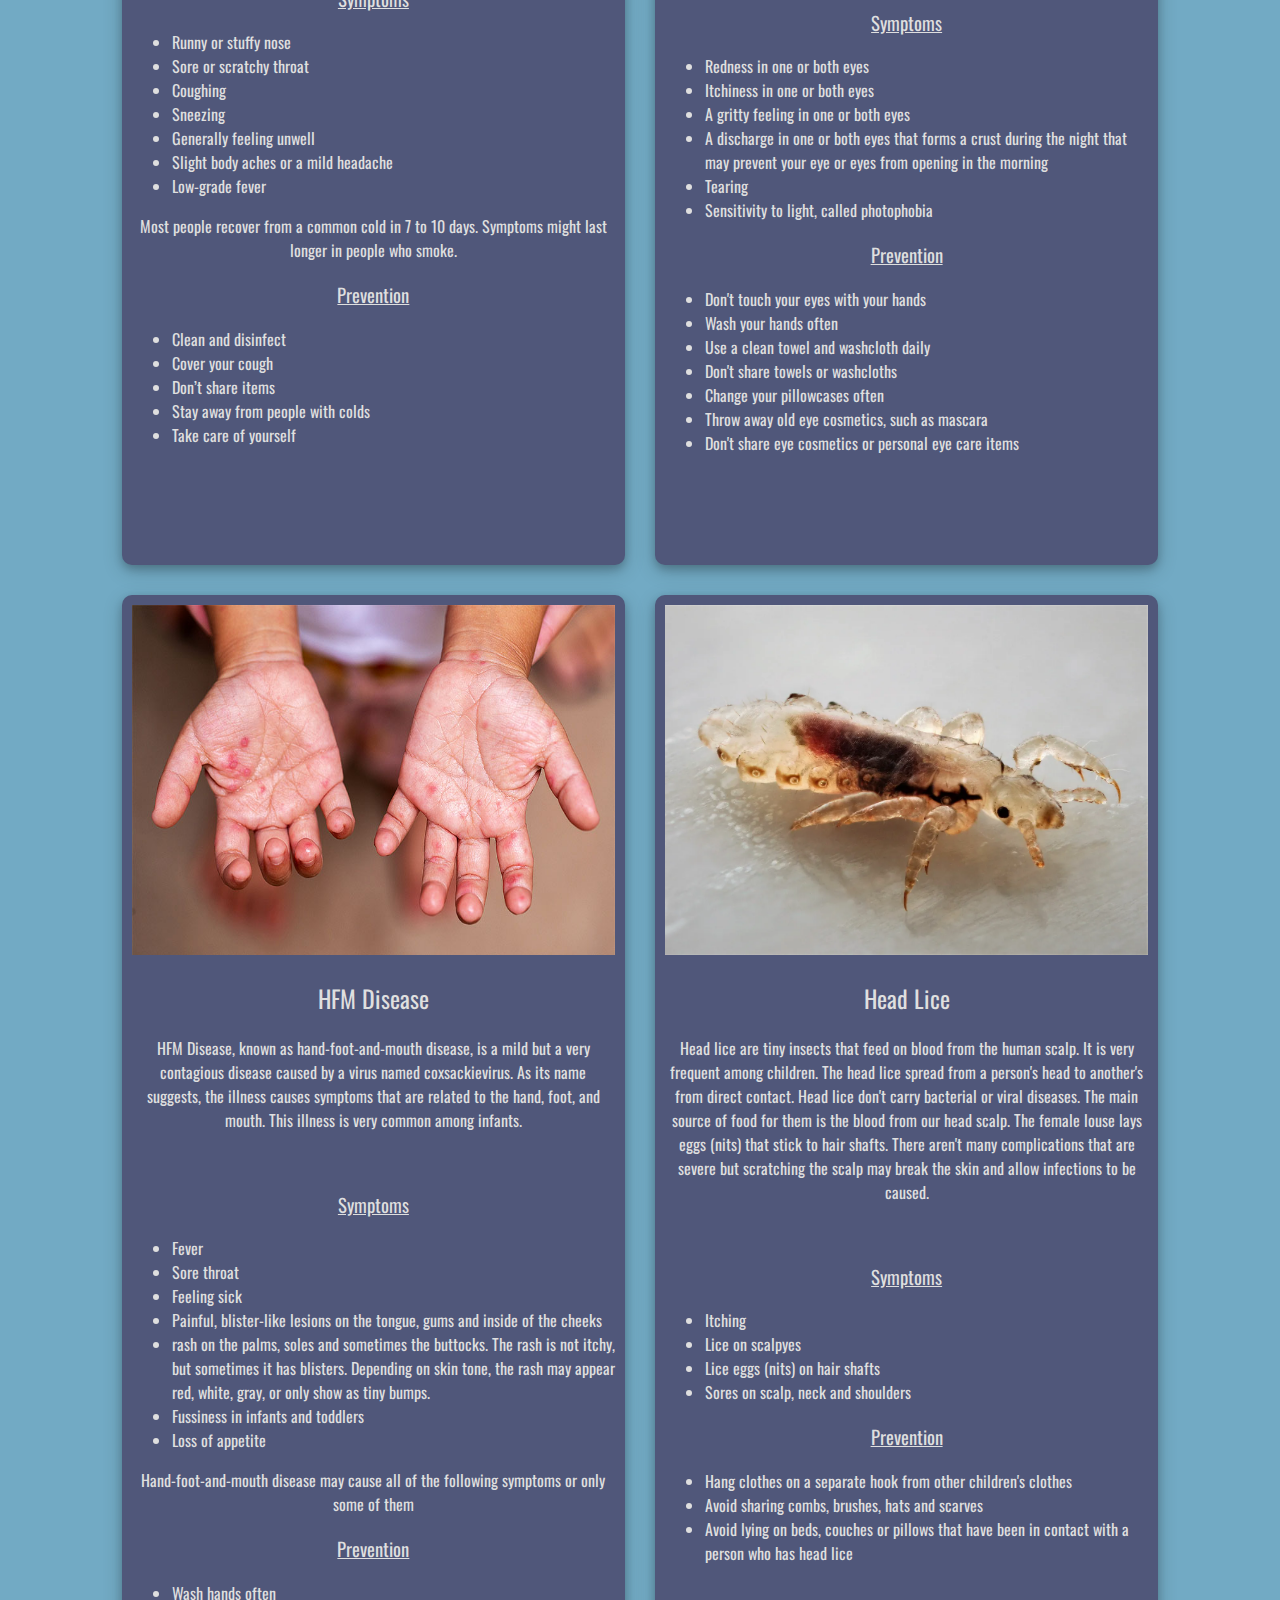
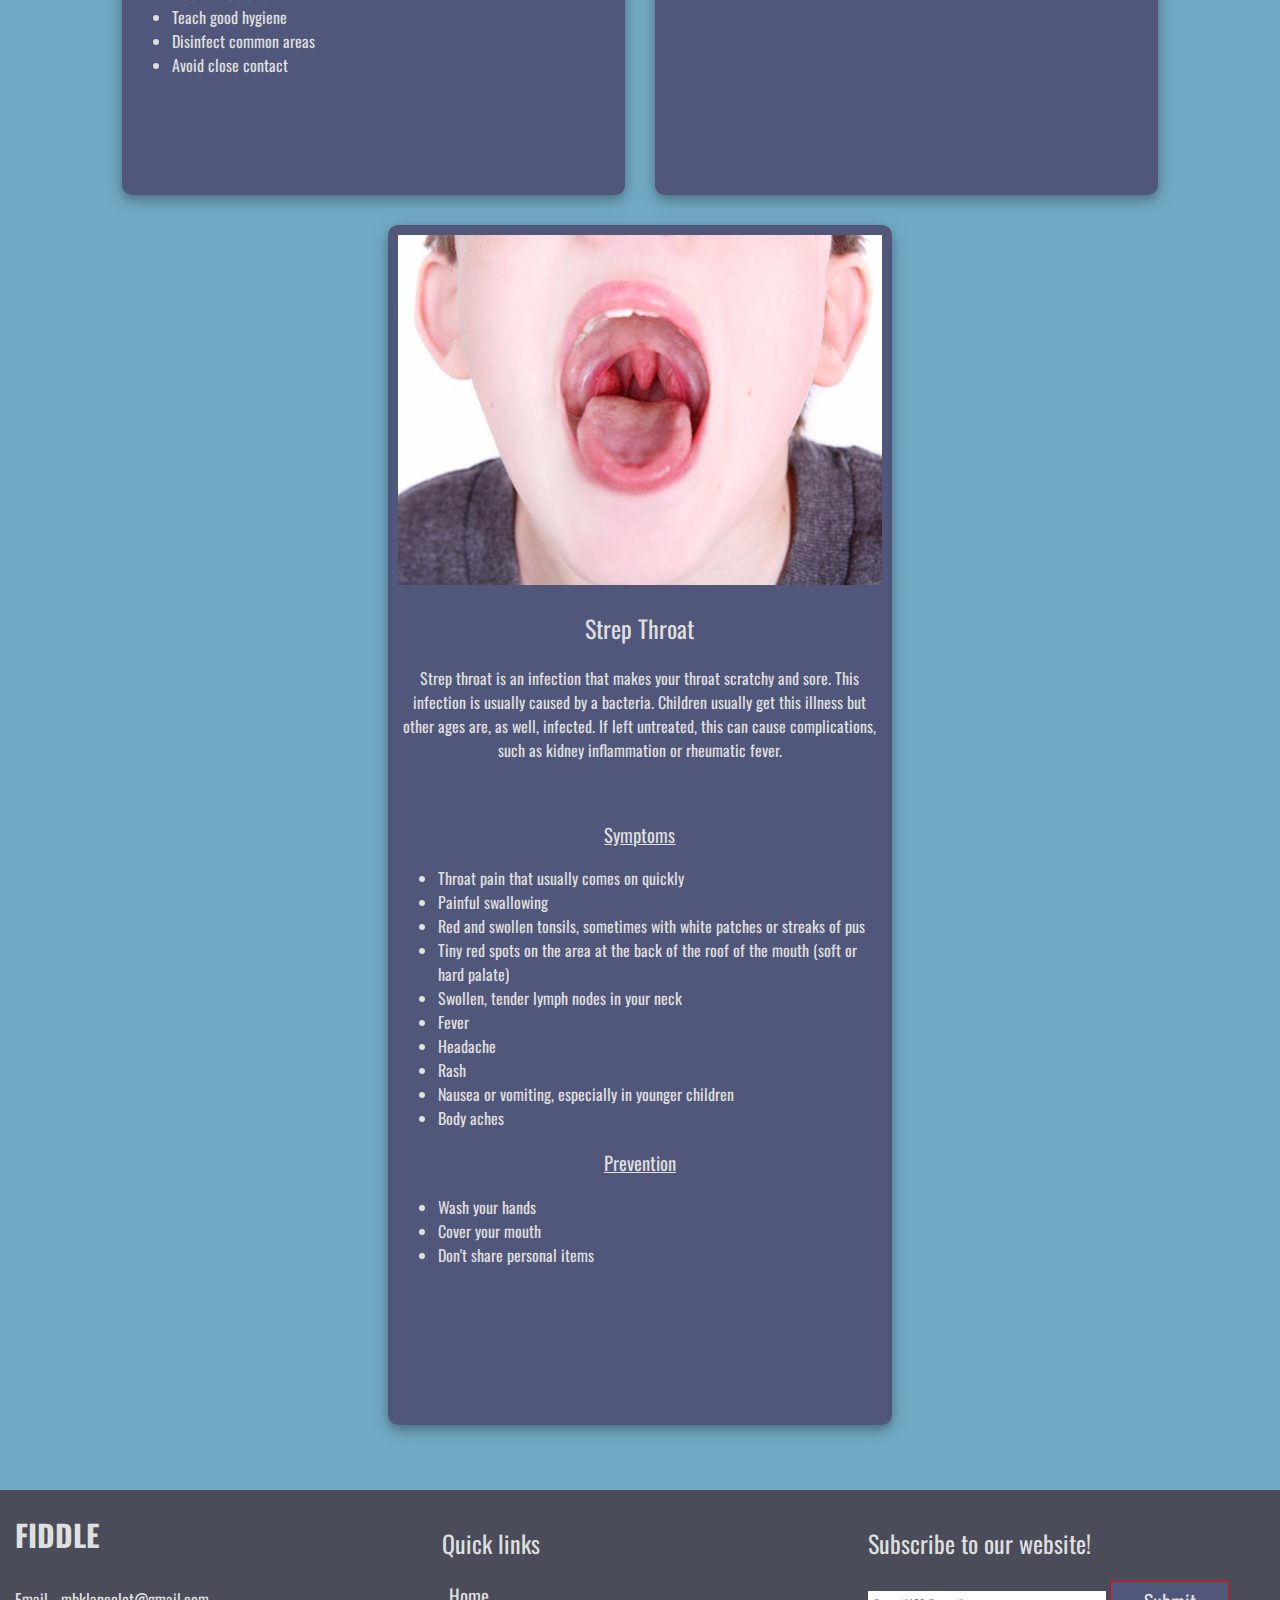
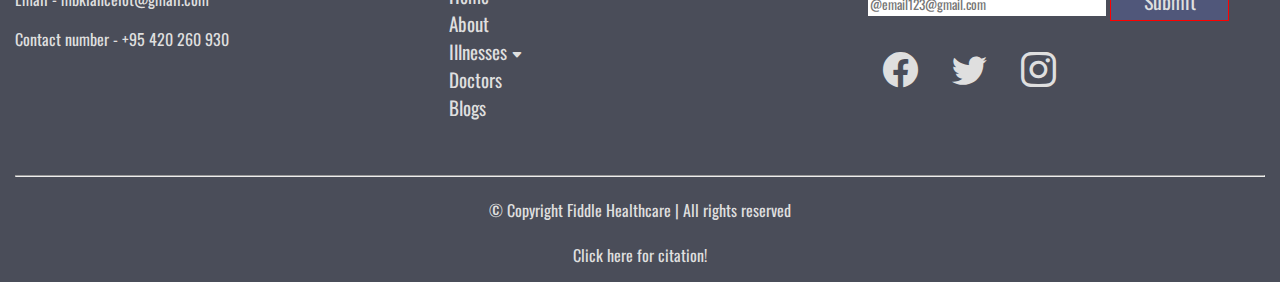
<file: minor_illness.html>
<!DOCTYPE html>
<html lang="en">
<head>
    <meta charset="UTF-8">
    <meta name="viewport" content="width=device-width, initial-scale=1.0">
    <title>Fiddle | Minor Illness</title>
    <!--Favicon-->
    <link rel="icon" type="image/x-icon" href="Image1/logo.png">
    <!--CSS links-->
    <link rel="stylesheet" href="nav.css">
    <link rel="stylesheet" href="footer.css">
    <link rel="stylesheet" href="illness.css">
    <link rel="stylesheet" href="column.css">
    <!--Bootstrap icon link-->
    <link rel="stylesheet" href="https://cdn.jsdelivr.net/npm/bootstrap-icons@1.11.3/font/bootstrap-icons.min.css">
    <!--Font family-->
    <link rel="preconnect" href="https://fonts.googleapis.com">
    <link rel="preconnect" href="https://fonts.gstatic.com" crossorigin>
    <link href="https://fonts.googleapis.com/css2?family=Oswald:wght@200..700&display=swap" rel="stylesheet">
</head>
<body>
    <!--navbar start-->
    <nav>
        <input type="checkbox" id="check">
        <label for="check" class="checkbtn"><i class="bi bi-list"></i></label>
        <a href="index.html"><img src="Image1/logo.png" alt="logo" class="logo"></a>
        <ul>
            <li><a href="index.html">Home</a></li>
            <li><a href="about.html">About</a></li>
            <li class="dropdown"><a href="#">Illnesses <i class="bi bi-caret-down-fill"></i></a>
                <div class="dropdown-menu">
                    <a href="minor_illness.html">Minor Illness</a>
                    <a href="major_illness.html">Major Illness</a>
                </div>
            </li>
            <li><a href="doctors.html">Doctors</a></li>
            <li><a href="blogs.html">Blogs</a></li>
        </ul>
    </nav>
    <!--navbar end-->
    <!--minor illness start-->
    <section>
        <div class="illness-container">
            <div class="row" style="display:flex; justify-content:center;">
                <div class="col-12 illness1" style="padding: 0;">
                    <div class="container">
                        <div class="overlay"></div>
                    </div>
                    <div class="ill-info">
                        <h1>Minor Illnesses</h1>
                        <h3>This page is about minor illnesses. This includes commmon cold, pink eye, hand-foot-and-mouth disease, head lice, and strep throat. All of these illnesses have differences but some have similarities. Most of these illnesses don't do much harm to our overall health, though some makes you suffer when you're infected. All of them can be prevented with simple steps whilst most of them have treatments and cures as well.</h3>
                    </div>
                </div>
            </div>
        </div>

        <div class="card-container">
            <div class="row" style="display:flex; justify-content:center; flex-wrap:wrap;">
                <div class="col-5 col-s-6">
                    <div class="container">
                        <img src="Image1/cold.jpg" alt="commoncold" class="i-image">
                        <h2>Common Cold</h2>
                        <p class="i-text">The common cold is an illness regarding your nose and throat. It usually isn't life-threatening but the symptoms may be harsher. Germs called viruses cause this illness. The illnesses of noses and throats caused by these germs are called upper respiratory tract infections. Adults may not usually get them but children, on the other hand, gets infected more times a year.</p>
                        <br>
                        <h3>Symptoms</h3>
                        <ul>
                            <li>Runny or stuffy nose</li>
                            <li>Sore or scratchy throat</li>
                            <li>Coughing</li>
                            <li>Sneezing</li>
                            <li>Generally feeling unwell</li>
                            <li>Slight body aches or a mild headache</li>
                            <li>Low-grade fever</li>
                        </ul>
                        <p>Most people recover from a common cold in 7 to 10 days. Symptoms might last longer in people who smoke.</p>
                        <h3>Prevention</h3>
                        <ul>
                            <li>Clean and disinfect</li>
                            <li>Cover your cough</li>
                            <li>Don’t share items</li>
                            <li>Stay away from people with colds</li>
                            <li>Take care of yourself</li>
                        </ul>
                    </div>
                </div>
                <div class="col-5 col-s-6">
                    <div class="container"> 
                        <img src="Image1/pinkeye.png" alt="pinkeye" class="i-image">
                        <h2>Pink Eye</h2>
                        <p class="i-text">Pink eye, also known as conjunctivitis, is an inflammation of the transparent membrane that lines the eyelid and eyeball. As the name of the illness suggest, the membrane is called conjunctiva. There are small blood vessels in the conjunctiva that can become swollen or irritated which makes them more visible. This causes the whites of the eyes to become reddish or pink. Conjunctivitis can be caused by either a virus or a bacterium.</p>
                        <br>
                        <h3>Symptoms</h3>
                        <ul>
                            <li>Redness in one or both eyes</li>
                            <li>Itchiness in one or both eyes</li>
                            <li>A gritty feeling in one or both eyes</li>
                            <li>A discharge in one or both eyes that forms a crust during the night that may prevent your eye or eyes from opening in the morning</li>
                            <li>Tearing</li>
                            <li>Sensitivity to light, called photophobia</li>
                        </ul>
                        <h3>Prevention</h3>
                        <ul>
                            <li>Don't touch your eyes with your hands</li>
                            <li>Wash your hands often</li>
                            <li>Use a clean towel and washcloth daily</li>
                            <li>Don't share towels or washcloths</li>
                            <li>Change your pillowcases often</li>
                            <li>Throw away old eye cosmetics, such as mascara</li>
                            <li>Don't share eye cosmetics or personal eye care items</li>
                        </ul>
                    </div>
                </div>
            </div>
            <div class="row" style="display:flex; justify-content:center; flex-wrap:wrap;">
                <div class="col-5 col-s-6">
                    <div class="container"> 
                        <img src="Image1/hfm.jpg" alt="hfm-disease" class="i-image">
                        <h2>HFM Disease</h2>
                        <p class="i-text">HFM Disease, known as hand-foot-and-mouth disease, is a mild but a very contagious disease caused by a virus named coxsackievirus. As its name suggests, the illness causes symptoms that are related to the hand, foot, and mouth. This illness is very common among infants.</p>
                        <br>
                        <h3>Symptoms</h3>
                        <ul>
                            <li>Fever</li>
                            <li>Sore throat</li>
                            <li>Feeling sick</li>
                            <li>Painful, blister-like lesions on the tongue, gums and inside of the cheeks</li>
                            <li>rash on the palms, soles and sometimes the buttocks. The rash is not itchy, but sometimes it has blisters. Depending on skin tone, the rash may appear red, white, gray, or only show as tiny bumps.</li>
                            <li>Fussiness in infants and toddlers</li>
                            <li>Loss of appetite</li>
                        </ul>
                        <p>Hand-foot-and-mouth disease may cause all of the following symptoms or only some of them</p>
                        <h3>Prevention</h3>
                        <ul>
                            <li>Wash hands often</li>
                            <li>Teach good hygiene</li>
                            <li>Disinfect common areas</li>
                            <li>Avoid close contact</li>
                        </ul>
                    </div>
                </div>
                <div class="col-5 col-s-6">
                    <div class="container"> 
                        <img src="Image1/headlice.webp" alt="head-lice" class="i-image">
                        <h2>Head Lice</h2>
                        <p class="i-text">Head lice are tiny insects that feed on blood from the human scalp. It is very frequent among children. The head lice spread from a person's head to another's from direct contact. Head lice don't carry bacterial or viral diseases. The main source of food for them is the blood from our head scalp. The female louse lays eggs (nits) that stick to hair shafts. There aren't many complications that are severe but scratching the scalp may break the skin and allow infections to be caused.</p>
                        <br>
                        <h3>Symptoms</h3>
                        <ul>
                            <li>Itching</li>
                            <li>Lice on scalpyes</li>
                            <li>Lice eggs (nits) on hair shafts</li>
                            <li>Sores on scalp, neck and shoulders</li>
                        </ul>
                        <h3>Prevention</h3>
                        <ul>
                            <li>Hang clothes on a separate hook from other children's clothes</li>
                            <li>Avoid sharing combs, brushes, hats and scarves</li>
                            <li>Avoid lying on beds, couches or pillows that have been in contact with a person who has head lice</li>
                        </ul>
                    </div>
                </div>
            </div>
            
            <div class="row" style="display:flex; justify-content:center; flex-wrap:wrap;">
                <div class="col-5 col-s-6">
                    <div class="container"> 
                        <img src="Image1/strepthroat.jpg" alt="strep-throat" class="i-image">
                        <h2>Strep Throat</h2>
                        <p class="i-text">Strep throat is an infection that makes your throat scratchy and sore. This infection is usually caused by a bacteria. Children usually get this illness but other ages are, as well, infected. If left untreated, this can cause complications, such as kidney inflammation or rheumatic fever.</p>
                        <br>
                        <h3>Symptoms</h3>
                        <ul>
                            <li>Throat pain that usually comes on quickly</li>
                            <li>Painful swallowing</li>
                            <li>Red and swollen tonsils, sometimes with white patches or streaks of pus</li>
                            <li>Tiny red spots on the area at the back of the roof of the mouth (soft or hard palate)</li>
                            <li>Swollen, tender lymph nodes in your neck</li>
                            <li>Fever</li>
                            <li>Headache</li>
                            <li>Rash</li>
                            <li>Nausea or vomiting, especially in younger children</li>
                            <li>Body aches</li>
                        </ul>
                        <h3>Prevention</h3>
                        <ul>
                            <li>Wash your hands</li>
                            <li>Cover your mouth</li>
                            <li>Don't share personal items</li>
                        </ul>
                    </div>
                </div>
            </div>
        </div>
    </section>
    <!--minor illness end-->

    <!--footer start-->
    <footer>
        <div class="footer-container">  
            <div class="row" style="display:flex; justify-content:center; flex-wrap:wrap;">
                <div class="col-4">
                    <div class="email-container">
                        <a href="index.html" class="logo"><span>FIDDLE</span></a>
                        <p>Email - mbklancelot@gmail.com</p>
                        <p>Contact number - +95 420 260 930 </p>
                    </div>
                </div>
                <div class="col-4">
                    <div class="container">
                        <h2>Quick links</h2>
                        <ul>
                            <li><a href="index.html">Home</a></li>
                            <li><a href="about.html">About</a></li>
                            <li class="dropdown"><a href="#">Illnesses <i class="bi bi-caret-down-fill"></i></a>
                                <div class="dropdown-menu">
                                    <a href="minor_illness.html">Minor Illness</a>
                                    <a href="major_illness.html">Major Illness</a>
                                </div>
                            </li>
                            <li><a href="doctors.html">Doctors</a></li>
                            <li><a href="blogs.html">Blogs</a></li>
                        </ul>
                    </div>
                </div>
                <div class="col-4">
                    <div class="contact-container">
                        <h2>Subscribe to our website!</h2>
                        <input type="email" placeholder="@email123@gmail.com" name="email" id="email">
                        <input type="submit" value="Submit" id="submit">
                        <br>
                        <a href="#"><i class="bi bi-facebook"></i></a>
                        <a href="#"><i class="bi bi-twitter"></i></a>
                        <a href="#"><i class="bi bi-instagram"></i></a>
                    </div>
                </div>
            </div>
            
            <div class="row" style="display:flex; justify-content:center; flex-wrap:wrap;">
                <div class="col-12 copyright">
                    <hr>
                    <h4>© Copyright Fiddle Healthcare | All rights reserved</h4>
                    <a href="reference.html">Click here for citation!</a>
                </div>
            </div>
        </div>
    </footer>
    <!--footer end-->
</body>
</html>
</file>
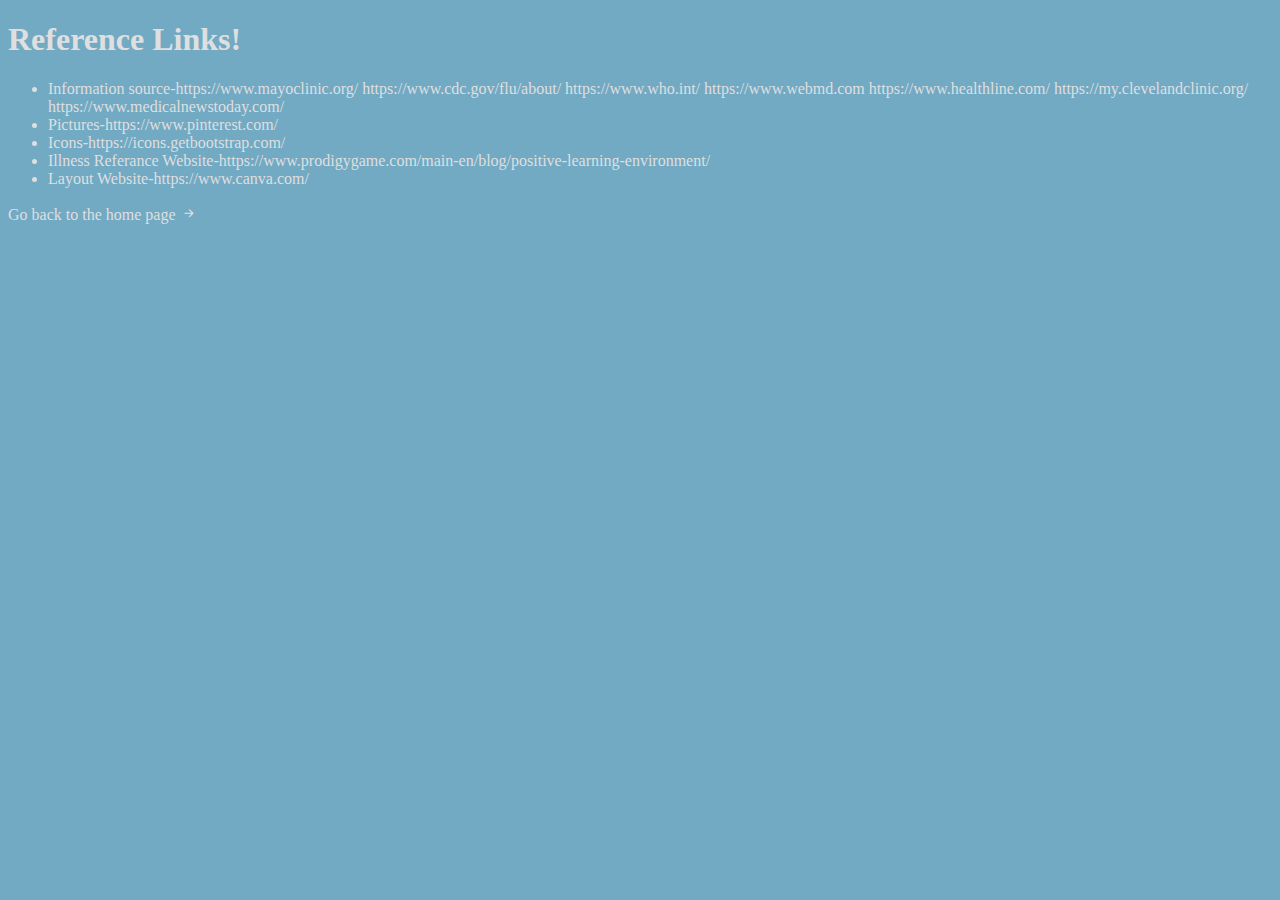
<file: reference.html>
<!DOCTYPE html>
<html lang="en">
<head>
    <meta charset="UTF-8">
    <meta name="viewport" content="width=device-width, initial-scale=1.0">
    <title>Fiddle | Reference</title>
    <!--Favicon-->
    <link rel="icon" type="image/x-icon" href="Image1/logo.png">
    <!--CSS links-->
    <link rel="stylesheet" href="reference.css">
    <!--Bootstrap icon link-->
    <link rel="stylesheet" href="https://cdn.jsdelivr.net/npm/bootstrap-icons@1.11.3/font/bootstrap-icons.min.css">
    <!--Font family-->
    <link rel="preconnect" href="https://fonts.googleapis.com">
    <link rel="preconnect" href="https://fonts.gstatic.com" crossorigin>
    <link href="https://fonts.googleapis.com/css2?family=Oswald:wght@200..700&display=swap" rel="stylesheet">
</head>
</head>
<body>
    <h1>Reference Links!</h1>
    <ul>
        <li>Information source-https://www.mayoclinic.org/ https://www.cdc.gov/flu/about/ https://www.who.int/ https://www.webmd.com https://www.healthline.com/ https://my.clevelandclinic.org/ https://www.medicalnewstoday.com/</li>
        <li>Pictures-https://www.pinterest.com/</li>
        <li>Icons-https://icons.getbootstrap.com/</li>
        <li>Illness Referance Website-https://www.prodigygame.com/main-en/blog/positive-learning-environment/</li>
        <li>Layout Website-https://www.canva.com/</li>
    </ul>
    <a href="index.html">Go back to the home page <i class="bi bi-arrow-right-short"></i></a>
</body>
</html>
</file>
<file: nav.css>
*{
    color: #ffffff;
    font-family: "Oswald", sans-serif;
    font-optical-sizing: auto;
    font-weight: 400;
    font-style: normal;
}
nav {
    background-color: #4a4d59;
    height: 60px;
    position: absolute;
    top: 0;
    left: 0;
    right: 0;
    z-index: 2;
}
nav ul li {
    display: inline-block;
}
nav ul li a {
    text-decoration: none;
    font-size: 22px;
    color: #dfdfdf;
    margin: 0 7px;
}
nav .logo {
    line-height: 60px;
    float: left;
    margin: 0 30px;
    text-decoration: none;
    height: 100%;
}
nav .logo span {
    color: #dfdfdf;
    font-size: 30px;
    font-weight: bold;
}
#check {
    display: none;
}
.checkbtn {
    float: right;
    color: #dfdfdf;
    font-size: 40px;
    line-height: 60px;
    margin-right: 30px;
    display: none;
}

/*dropdown start*/
.dropdown {
    position: relative;
}
.dropdown-menu {
    position: absolute;
    background-color: #72aac4;
    min-width: 130px;
    display: none;
}
.dropdown-menu a {
    font-size: 16px;
    padding: 12px 16px;
    display: block;
    margin: 0;
}
.dropdown:hover .dropdown-menu {
    display: block;
}
.dropdown-menu a:hover {
    background-color: cornflowerblue;
}
.bi-caret-down-fill {
    font-size: 12px;
}

/*dropdown end*/

/*for small devices*/
@media screen and (max-width:768px){
    .checkbtn {
        display: block;
    }
    nav ul li {
        display: block;
        margin: 30px 0;
    }
    nav ul {
        background-color: #4a4d59;
        text-align: center;
        padding: 0;
        width: 100%;
        height: 400px;
        position: fixed;
        top: 50px;
        left: -100%;
    }
    #check:checked ~ ul {
        left: 0;
    }
    .dropdown-menu {
        left: 45%;
        top: 25px;
    }
}
</file>
<file: footer.css>
body {
    margin: 0;
    background-color: #72aac4;
}
footer {
    background-color: #4a4d59;
    margin-top: 50px;
    width: 100%;
}
footer .logo {
    line-height: 60px;
    text-decoration: none;
    display: block;
}
footer .logo span {
    color: #dfdfdf;
    font-size: 30px;
    font-weight: bold;
}
#email {
    height: 25px;
    width: 60%;
    border: none;
}
#submit {
    height: 40px;
    width: 30%;
    color: #dfdfdf;
    background-color: #50577a;
    border: 1px solid red;
    font-size: 20px;
    margin-bottom: 20px;
}
footer ul {
    padding: 0;
    list-style-type: none;
}
footer ul li a {
    text-decoration: none;
    font-size: 19px;
    color: #dfdfdf;
    margin: 0 7px;
}
.contact-container {
    align-self: center;
}
.contact-container .bi {
    color: #dfdfdf;
    font-size: 35px;
    margin: 15px;
}
.copyright {
    text-align: center;
}
.copyright h4 {
    color: #dfdfdf;
}
.copyright a {
    color: #dfdfdf;
    text-decoration: none;
}
/*To make the second nav item in footer go down*/
@media screen and (max-width:767px) {
    footer ul li {
        display: block;
    }
}
/*To make the alignment to centre in footer for small device*/
@media screen and (max-width:599px) {
    .footer-container .email-container, .footer-container .contact-container {
        text-align: center;
    }
    footer .contact li {
        float: none;
        clear: none;
    }
}
</file>
<file: home.css>
.wel-container {
    margin-top: 100px;
}
.welcome {
    background: url(Image1/healthcare.jpg) center;
    background-size: 100% 100%;
    height: 750px;
    position: relative;
    transition: 3s ease-in-out;
}
.welcome > .container .overlay {
    background-color: black;
    position: absolute;
    top: 0;left: 0;right: 0;bottom: 0;
    width: 100%;
    height: 100%;
    opacity: 0.4;
}
/*To zoom in picture when hover on pc/laptop*/
@media screen and (min-width:768px) {    
    .welcome:hover {
        background-position: center;
        background-size: 150% 150%;
    }
}
.welcome > .overlay {
    position: absolute;
    top: 0;left: 0;right: 0;bottom: 0;
}
.wel-info {
    align-content: center;
    text-align: center;
    width: 600px;
    position: absolute;
    top: 50%;
    left: 50%;
    transform: translate(-50%, -50%);
}
.wel-info h1 {
    color: #dfdfdf;
    font-size: 50px;
}
.wel-info h3 {
    color: #dfdfdf;
    margin: 20px 0;
}
.wel-info button {
    border: 1px solid red;
    border-radius: 13px;
    width: 200px;
    height: 50px;
    font-size: 17px;
    background-color: #50577a;
    color: #dfdfdf;
}
.wel-info button a {
    text-decoration: none;
}
/*Information start*/
.container1, .container2 {
    margin: 50px 0;
    text-align: center;
}
.container1 img, .container2 img {
    width: 100%;
    height: 470px;
    box-shadow: 0 4px 8px 0 rgba(0, 0, 0, 0.2), 0 6px 20px 0 rgba(0, 0, 0, 0.19);
}
.container h1 {
    font-size: 40px;
    color: #dfdfdf;
}
.container1 .container p, .container2 .container p {
    font-size: 20px;
    margin: 40px;
    color: #dfdfdf;
}
.container1 .image, .container2 .image, .container1 .information, .container2 .information {
    background-color: #50577a;
    height: 500px;
}
/*Information end*/
</file>
<file: column.css>
/*Start of column style*/
* {
    box-sizing: border-box;
}
[class*="col-"] {
    float: left;
    padding: 15px;
}
.row::after {
    content: "";
    clear: both;
    display: table;
}

/*For mobile phones*/
[class*="col-"] {
    width: 100%;
}

/*For tablets*/
@media screen and (min-width:600px) {
    .col-s-1 {width: 8.33%;}
    .col-s-2 {width: 16.66%;}
    .col-s-3 {width: 25%;}
    .col-s-4 {width: 33.33%;}
    .col-s-5 {width: 41.66%;}
    .col-s-6 {width: 50%;}
    .col-s-7 {width: 58.33%;}
    .col-s-8 {width: 66.66%;}
    .col-s-9 {width: 75%;}
    .col-s-10 {width: 83.33%;}
    .col-s-11 {width: 91.66%;}
    .col-s-12 {width: 100%;}
}

/*For desktop*/
@media screen and (min-width:768px){
    .col-1 {width: 8.33%;}
    .col-2 {width: 16.66%;}
    .col-3 {width: 25%;}
    .col-4 {width: 33.33%;}
    .col-5 {width: 41.66%;}
    .col-6 {width: 50%;}
    .col-7 {width: 58.33%;}
    .col-8 {width: 66.66%;}
    .col-9 {width: 75%;}
    .col-10 {width: 83.33%;}
    .col-11 {width: 91.66%;}
    .col-12 {width: 100%;}
}
/*End of column style*/
</file>
<file: about.css>
.profile-container {
    margin-top: 70px;
    position: relative;
    width: 100%;
}
.card-container {
    position: relative;
    width: 100%;
}
.container p{
    font-size: 20px;
}
.image {
    width: 100%;
    height: 350px;
}
.info {
    position: absolute;
    left: 0;
    right: 0;
    top: 0;
    bottom: 100%;
    background-color: #50577a;
    width: 100%;
    height: 0;
    overflow: hidden;
    transition: 0.5s ease-in-out;

}
.text {
    position: absolute;
    top: 50%;
    left: 50%;
    transform: translate(-50%, -50%);
    text-align: center;
}
.card-container:hover .info {
    bottom: 0;
    height: 100%;
}
/*center alignment for cards*/
.box {
    display: flex;
    justify-content: center;
}
body{
    background-color: #72aac4;
}
.containert{
    text-align: center;
    border: 2px solid #ab3238;
    background-color: #50577a;
    border-radius: 20px;
    width: 80%;
    margin: 90px auto;
}
</file>
<file: blogs.css>
.card-container {
    margin-top: 100px;
}
.card-container .container {
    background-color: #50577a;
    margin-bottom: 30px;
    padding: 20px;
    box-shadow: 0 4px 8px 0 rgba(0, 0, 0, 0.2), 0 6px 20px 0 rgba(0, 0, 0, 0.19);
    border-radius: 15px;
    height: 700px;
}
.container .image {
    width: 100%;
    border-radius: 20px;
    height: 350px;
}
</file>
<file: doctors.css>
* {
    color: #ffffff;
    font-family: "Oswald", sans-serif;
    font-optical-sizing: auto;
    font-weight: 400;
    font-style: normal;
}

body {
    background-color: #72aac4;
}

.doctors {
    background-color: #50577a;
    border: 3px solid #ab3238;
    width: 100%;
    position: relative;
    border-radius: 10px;
    padding: 5px;
    height: 800px;
}

.card-container {
    margin-top: 70px;
    position: relative;
    z-index: -1;
}

.image {
    width: 100%;
    border-radius: 10px;
    height: 250px;
}

.text {
    position: absolute;
    top: 50%;
    left: 50%;
    transform: translate(-50%, -50%);
    font-size: 24px;
}

.intro {
    margin-top: 100px;
    text-align: center;
    background-color: #50577a;
    border: 2px solid #ab3238;
    border-radius: 30px;
}

.intro img {
    width: 100%;
    height: 350px;
    box-shadow: 0 4px 8px 0 rgba(0, 0, 0, 0.2), 0 6px 20px 0 rgba(0, 0, 0, 0.19);
}

.intro .container h1 {
    font-size: 40px;
    margin: 0;
    color: #dfdfdf;
}

.intro .container p {
    font-size: 20px;
    color: #dfdfdf;
}
</file>
<file: illness.css>
* {
    color: #dfdfdf;
}
.illness-container {
    margin-top: 100px;
}
.illness1 {
    background: url(Image1/minor.webp) center;
    background-size: 100% 100%;
    height: 750px;
    position: relative;
    transition: 3s ease-in-out;
}
.illness2 {
    background: url(Image1/major.jpg) center;
    background-size: 100% 100%;
    height: 750px;
    position: relative;
    transition: 3s ease-in-out;
}
.illness1 > .container .overlay, .illness2 > .container .overlay {
    background-color: black;
    position: absolute;
    top: 0;left: 0;right: 0;bottom: 0;
    width: 100%;
    height: 100%;
    opacity: 0.4;
}
/*To zoom in picture when hover on pc/laptop*/
@media screen and (min-width:768px) {    
    .illness:hover {
        background-position: center;
        background-size: 150% 150%;
    }
}
.illness > .overlay {
    position: absolute;
    top: 0;left: 0;right: 0;bottom: 0;
}
.ill-info {
    align-content: center;
    text-align: center;
    width: 600px;
    position: absolute;
    top: 50%;
    left: 50%;
    transform: translate(-50%, -50%);
}
.ill-info h1 {
    color: #dfdfdf;
    font-size: 50px;
}
.ill-info h3 {
    color: #dfdfdf;
    margin: 20px 0;
}

.card-container .container {
    background-color: #50577a;
    text-align: center;
    border-radius: 10px;
    padding: 10px;
    box-shadow: 0 4px 8px 0 rgba(0, 0, 0, 0.2), 0 6px 20px 0 rgba(0, 0, 0, 0.19);
    height: 1200px;
}
.card-container {
    margin-top: 100px;
}
.card-container .container .i-image {
    width: 100%;
    height: 350px;
}
.card-container .container ul li {
    text-align: left;
}
.card-container .container h3 {
    text-decoration: underline;
}
</file>
<file: reference.css>
* {
    color: #dfdfdf;
}
body {
    background-color: #72aac4;
}
a {
    text-decoration: none;
}
.bi {
    font-size: 18px
}
</file>
